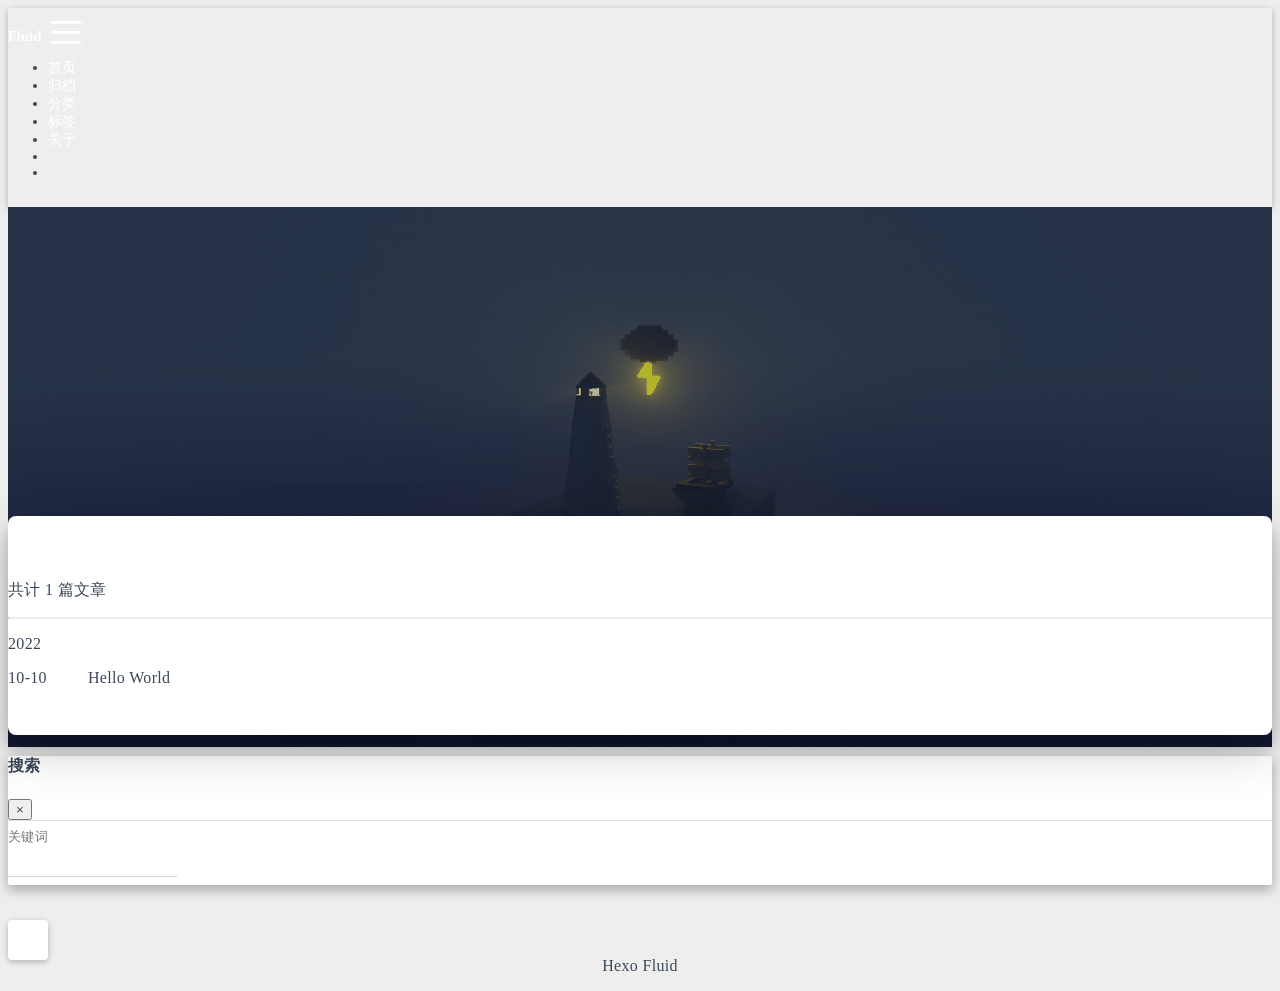
<file: archives/index.html>
<!DOCTYPE html>
<html lang="zh-CN" data-default-color-scheme=auto>



<head>
  <meta charset="UTF-8">
  <link rel="apple-touch-icon" sizes="76x76" href="/img/fluid.png">
  <link rel="icon" href="/img/fluid.png">
  <meta name="viewport" content="width=device-width, initial-scale=1.0, maximum-scale=5.0, shrink-to-fit=no">
  <meta http-equiv="x-ua-compatible" content="ie=edge">
  
  <meta name="theme-color" content="#2f4154">
  <meta name="author" content="Yuhai032">
  <meta name="keywords" content="">
  
    <meta property="og:type" content="website">
<meta property="og:title" content="归档">
<meta property="og:url" content="http://example.com/archives/index.html">
<meta property="og:site_name" content="Yuhai&#39;s Blog">
<meta property="og:locale" content="zh_CN">
<meta property="article:author" content="Yuhai032">
<meta name="twitter:card" content="summary_large_image">
  
  
  
  <title>归档 - Yuhai&#39;s Blog</title>

  <link  rel="stylesheet" href="https://lib.baomitu.com/twitter-bootstrap/4.6.1/css/bootstrap.min.css" />





<!-- 主题依赖的图标库，不要自行修改 -->
<!-- Do not modify the link that theme dependent icons -->

<link rel="stylesheet" href="//at.alicdn.com/t/font_1749284_hj8rtnfg7um.css">



<link rel="stylesheet" href="//at.alicdn.com/t/font_1736178_lbnruvf0jn.css">


<link  rel="stylesheet" href="/css/main.css" />


  <link id="highlight-css" rel="stylesheet" href="/css/highlight.css" />
  
    <link id="highlight-css-dark" rel="stylesheet" href="/css/highlight-dark.css" />
  




  <script id="fluid-configs">
    var Fluid = window.Fluid || {};
    Fluid.ctx = Object.assign({}, Fluid.ctx)
    var CONFIG = {"hostname":"example.com","root":"/","version":"1.9.3","typing":{"enable":true,"typeSpeed":70,"cursorChar":"_","loop":false,"scope":[]},"anchorjs":{"enable":true,"element":"h1,h2,h3,h4,h5,h6","placement":"left","visible":"hover","icon":""},"progressbar":{"enable":true,"height_px":3,"color":"#29d","options":{"showSpinner":false,"trickleSpeed":100}},"code_language":{"enable":true,"default":"TEXT"},"copy_btn":true,"image_caption":{"enable":true},"image_zoom":{"enable":true,"img_url_replace":["",""]},"toc":{"enable":true,"placement":"right","headingSelector":"h1,h2,h3,h4,h5,h6","collapseDepth":0},"lazyload":{"enable":true,"loading_img":"/img/loading.gif","onlypost":false,"offset_factor":2},"web_analytics":{"enable":false,"follow_dnt":true,"baidu":null,"google":null,"gtag":null,"tencent":{"sid":null,"cid":null},"woyaola":null,"cnzz":null,"leancloud":{"app_id":null,"app_key":null,"server_url":null,"path":"window.location.pathname","ignore_local":false}},"search_path":"/local-search.xml"};

    if (CONFIG.web_analytics.follow_dnt) {
      var dntVal = navigator.doNotTrack || window.doNotTrack || navigator.msDoNotTrack;
      Fluid.ctx.dnt = dntVal && (dntVal.startsWith('1') || dntVal.startsWith('yes') || dntVal.startsWith('on'));
    }
  </script>
  <script  src="/js/utils.js" ></script>
  <script  src="/js/color-schema.js" ></script>
  


  
<meta name="generator" content="Hexo 6.3.0"></head>


<body>
  

  <header>
    

<div class="header-inner" style="height: 60vh;">
  <nav id="navbar" class="navbar fixed-top  navbar-expand-lg navbar-dark scrolling-navbar">
  <div class="container">
    <a class="navbar-brand" href="/">
      <strong>Fluid</strong>
    </a>

    <button id="navbar-toggler-btn" class="navbar-toggler" type="button" data-toggle="collapse"
            data-target="#navbarSupportedContent"
            aria-controls="navbarSupportedContent" aria-expanded="false" aria-label="Toggle navigation">
      <div class="animated-icon"><span></span><span></span><span></span></div>
    </button>

    <!-- Collapsible content -->
    <div class="collapse navbar-collapse" id="navbarSupportedContent">
      <ul class="navbar-nav ml-auto text-center">
        
          
          
          
          
            <li class="nav-item">
              <a class="nav-link" href="/">
                <i class="iconfont icon-home-fill"></i>
                首页
              </a>
            </li>
          
        
          
          
          
          
            <li class="nav-item">
              <a class="nav-link" href="/archives/">
                <i class="iconfont icon-archive-fill"></i>
                归档
              </a>
            </li>
          
        
          
          
          
          
            <li class="nav-item">
              <a class="nav-link" href="/categories/">
                <i class="iconfont icon-category-fill"></i>
                分类
              </a>
            </li>
          
        
          
          
          
          
            <li class="nav-item">
              <a class="nav-link" href="/tags/">
                <i class="iconfont icon-tags-fill"></i>
                标签
              </a>
            </li>
          
        
          
          
          
          
            <li class="nav-item">
              <a class="nav-link" href="/about/">
                <i class="iconfont icon-user-fill"></i>
                关于
              </a>
            </li>
          
        
        
          <li class="nav-item" id="search-btn">
            <a class="nav-link" target="_self" href="javascript:;" data-toggle="modal" data-target="#modalSearch" aria-label="Search">
              &nbsp;<i class="iconfont icon-search"></i>&nbsp;
            </a>
          </li>
          
        
        
          <li class="nav-item" id="color-toggle-btn">
            <a class="nav-link" target="_self" href="javascript:;" aria-label="Color Toggle">&nbsp;<i
                class="iconfont icon-dark" id="color-toggle-icon"></i>&nbsp;</a>
          </li>
        
      </ul>
    </div>
  </div>
</nav>

  

<div id="banner" class="banner" parallax=true
     style="background: url('/img/default.png') no-repeat center center; background-size: cover;">
  <div class="full-bg-img">
    <div class="mask flex-center" style="background-color: rgba(0, 0, 0, 0.3)">
      <div class="banner-text text-center fade-in-up">
        <div class="h2">
          
            <span id="subtitle" data-typed-text="归档"></span>
          
        </div>

        
      </div>

      
    </div>
  </div>
</div>

</div>

  </header>

  <main>
    
      <div class="container nopadding-x-md">
        <div id="board"
          >
          
          <div class="container">
            <div class="row">
              <div class="col-12 col-md-10 m-auto">
                

<div class="list-group">
  <p class="h4">共计 1 篇文章</p>
  <hr>
  
  
    
      
      <p class="h5">2022</p>
    
    <a href="/2022/10/10/hello-world/" class="list-group-item list-group-item-action">
      <time>10-10</time>
      <div class="list-group-item-title">Hello World</div>
    </a>
  
</div>





              </div>
            </div>
          </div>
        </div>
      </div>
    

    
      <a id="scroll-top-button" aria-label="TOP" href="#" role="button">
        <i class="iconfont icon-arrowup" aria-hidden="true"></i>
      </a>
    

    
      <div class="modal fade" id="modalSearch" tabindex="-1" role="dialog" aria-labelledby="ModalLabel"
     aria-hidden="true">
  <div class="modal-dialog modal-dialog-scrollable modal-lg" role="document">
    <div class="modal-content">
      <div class="modal-header text-center">
        <h4 class="modal-title w-100 font-weight-bold">搜索</h4>
        <button type="button" id="local-search-close" class="close" data-dismiss="modal" aria-label="Close">
          <span aria-hidden="true">&times;</span>
        </button>
      </div>
      <div class="modal-body mx-3">
        <div class="md-form mb-5">
          <input type="text" id="local-search-input" class="form-control validate">
          <label data-error="x" data-success="v" for="local-search-input">关键词</label>
        </div>
        <div class="list-group" id="local-search-result"></div>
      </div>
    </div>
  </div>
</div>

    

    
  </main>

  <footer>
    <div class="footer-inner">
  
    <div class="footer-content">
       <a href="https://hexo.io" target="_blank" rel="nofollow noopener"><span>Hexo</span></a> <i class="iconfont icon-love"></i> <a href="https://github.com/fluid-dev/hexo-theme-fluid" target="_blank" rel="nofollow noopener"><span>Fluid</span></a> 
    </div>
  
  
  
  
</div>

  </footer>

  <!-- Scripts -->
  
  <script  src="https://lib.baomitu.com/nprogress/0.2.0/nprogress.min.js" ></script>
  <link  rel="stylesheet" href="https://lib.baomitu.com/nprogress/0.2.0/nprogress.min.css" />

  <script>
    NProgress.configure({"showSpinner":false,"trickleSpeed":100})
    NProgress.start()
    window.addEventListener('load', function() {
      NProgress.done();
    })
  </script>


<script  src="https://lib.baomitu.com/jquery/3.6.0/jquery.min.js" ></script>
<script  src="https://lib.baomitu.com/twitter-bootstrap/4.6.1/js/bootstrap.min.js" ></script>
<script  src="/js/events.js" ></script>
<script  src="/js/plugins.js" ></script>


  <script  src="https://lib.baomitu.com/typed.js/2.0.12/typed.min.js" ></script>
  <script>
    (function (window, document) {
      var typing = Fluid.plugins.typing;
      var subtitle = document.getElementById('subtitle');
      if (!subtitle || !typing) {
        return;
      }
      var text = subtitle.getAttribute('data-typed-text');
      
        typing(text);
      
    })(window, document);
  </script>




  
    <script  src="/js/img-lazyload.js" ></script>
  




  <script  src="/js/local-search.js" ></script>





<!-- 主题的启动项，将它保持在最底部 -->
<!-- the boot of the theme, keep it at the bottom -->
<script  src="/js/boot.js" ></script>


  

  <noscript>
    <div class="noscript-warning">博客在允许 JavaScript 运行的环境下浏览效果更佳</div>
  </noscript>
</body>
</html>
</file>
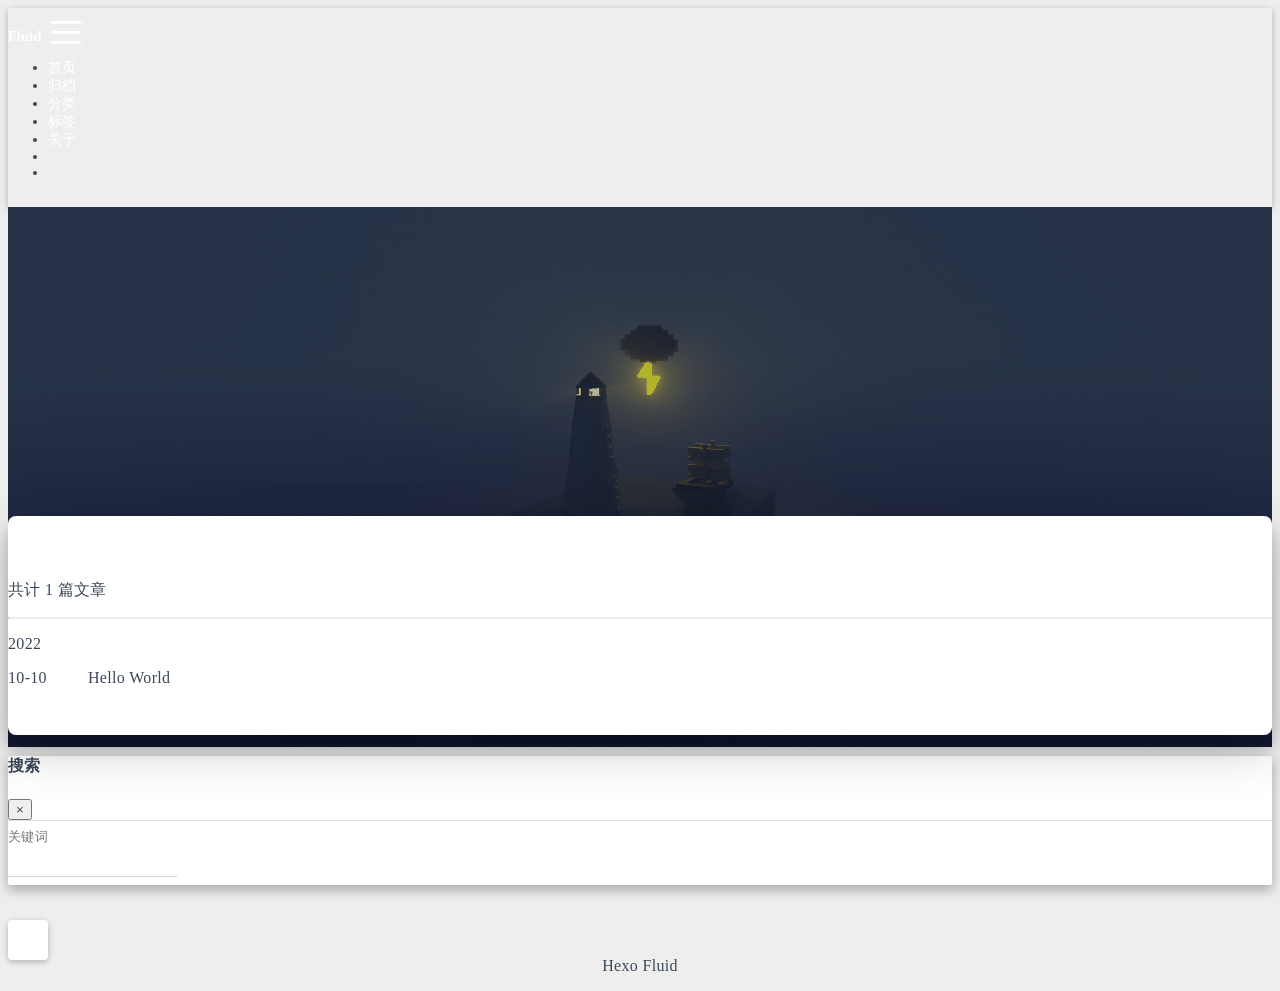
<file: archives/2022/index.html>
<!DOCTYPE html>
<html lang="zh-CN" data-default-color-scheme=auto>



<head>
  <meta charset="UTF-8">
  <link rel="apple-touch-icon" sizes="76x76" href="/img/fluid.png">
  <link rel="icon" href="/img/fluid.png">
  <meta name="viewport" content="width=device-width, initial-scale=1.0, maximum-scale=5.0, shrink-to-fit=no">
  <meta http-equiv="x-ua-compatible" content="ie=edge">
  
  <meta name="theme-color" content="#2f4154">
  <meta name="author" content="Yuhai032">
  <meta name="keywords" content="">
  
    <meta property="og:type" content="website">
<meta property="og:title" content="归档">
<meta property="og:url" content="http://example.com/archives/2022/index.html">
<meta property="og:site_name" content="Yuhai&#39;s Blog">
<meta property="og:locale" content="zh_CN">
<meta property="article:author" content="Yuhai032">
<meta name="twitter:card" content="summary_large_image">
  
  
  
  <title>归档 - Yuhai&#39;s Blog</title>

  <link  rel="stylesheet" href="https://lib.baomitu.com/twitter-bootstrap/4.6.1/css/bootstrap.min.css" />





<!-- 主题依赖的图标库，不要自行修改 -->
<!-- Do not modify the link that theme dependent icons -->

<link rel="stylesheet" href="//at.alicdn.com/t/font_1749284_hj8rtnfg7um.css">



<link rel="stylesheet" href="//at.alicdn.com/t/font_1736178_lbnruvf0jn.css">


<link  rel="stylesheet" href="/css/main.css" />


  <link id="highlight-css" rel="stylesheet" href="/css/highlight.css" />
  
    <link id="highlight-css-dark" rel="stylesheet" href="/css/highlight-dark.css" />
  




  <script id="fluid-configs">
    var Fluid = window.Fluid || {};
    Fluid.ctx = Object.assign({}, Fluid.ctx)
    var CONFIG = {"hostname":"example.com","root":"/","version":"1.9.3","typing":{"enable":true,"typeSpeed":70,"cursorChar":"_","loop":false,"scope":[]},"anchorjs":{"enable":true,"element":"h1,h2,h3,h4,h5,h6","placement":"left","visible":"hover","icon":""},"progressbar":{"enable":true,"height_px":3,"color":"#29d","options":{"showSpinner":false,"trickleSpeed":100}},"code_language":{"enable":true,"default":"TEXT"},"copy_btn":true,"image_caption":{"enable":true},"image_zoom":{"enable":true,"img_url_replace":["",""]},"toc":{"enable":true,"placement":"right","headingSelector":"h1,h2,h3,h4,h5,h6","collapseDepth":0},"lazyload":{"enable":true,"loading_img":"/img/loading.gif","onlypost":false,"offset_factor":2},"web_analytics":{"enable":false,"follow_dnt":true,"baidu":null,"google":null,"gtag":null,"tencent":{"sid":null,"cid":null},"woyaola":null,"cnzz":null,"leancloud":{"app_id":null,"app_key":null,"server_url":null,"path":"window.location.pathname","ignore_local":false}},"search_path":"/local-search.xml"};

    if (CONFIG.web_analytics.follow_dnt) {
      var dntVal = navigator.doNotTrack || window.doNotTrack || navigator.msDoNotTrack;
      Fluid.ctx.dnt = dntVal && (dntVal.startsWith('1') || dntVal.startsWith('yes') || dntVal.startsWith('on'));
    }
  </script>
  <script  src="/js/utils.js" ></script>
  <script  src="/js/color-schema.js" ></script>
  


  
<meta name="generator" content="Hexo 6.3.0"></head>


<body>
  

  <header>
    

<div class="header-inner" style="height: 60vh;">
  <nav id="navbar" class="navbar fixed-top  navbar-expand-lg navbar-dark scrolling-navbar">
  <div class="container">
    <a class="navbar-brand" href="/">
      <strong>Fluid</strong>
    </a>

    <button id="navbar-toggler-btn" class="navbar-toggler" type="button" data-toggle="collapse"
            data-target="#navbarSupportedContent"
            aria-controls="navbarSupportedContent" aria-expanded="false" aria-label="Toggle navigation">
      <div class="animated-icon"><span></span><span></span><span></span></div>
    </button>

    <!-- Collapsible content -->
    <div class="collapse navbar-collapse" id="navbarSupportedContent">
      <ul class="navbar-nav ml-auto text-center">
        
          
          
          
          
            <li class="nav-item">
              <a class="nav-link" href="/">
                <i class="iconfont icon-home-fill"></i>
                首页
              </a>
            </li>
          
        
          
          
          
          
            <li class="nav-item">
              <a class="nav-link" href="/archives/">
                <i class="iconfont icon-archive-fill"></i>
                归档
              </a>
            </li>
          
        
          
          
          
          
            <li class="nav-item">
              <a class="nav-link" href="/categories/">
                <i class="iconfont icon-category-fill"></i>
                分类
              </a>
            </li>
          
        
          
          
          
          
            <li class="nav-item">
              <a class="nav-link" href="/tags/">
                <i class="iconfont icon-tags-fill"></i>
                标签
              </a>
            </li>
          
        
          
          
          
          
            <li class="nav-item">
              <a class="nav-link" href="/about/">
                <i class="iconfont icon-user-fill"></i>
                关于
              </a>
            </li>
          
        
        
          <li class="nav-item" id="search-btn">
            <a class="nav-link" target="_self" href="javascript:;" data-toggle="modal" data-target="#modalSearch" aria-label="Search">
              &nbsp;<i class="iconfont icon-search"></i>&nbsp;
            </a>
          </li>
          
        
        
          <li class="nav-item" id="color-toggle-btn">
            <a class="nav-link" target="_self" href="javascript:;" aria-label="Color Toggle">&nbsp;<i
                class="iconfont icon-dark" id="color-toggle-icon"></i>&nbsp;</a>
          </li>
        
      </ul>
    </div>
  </div>
</nav>

  

<div id="banner" class="banner" parallax=true
     style="background: url('/img/default.png') no-repeat center center; background-size: cover;">
  <div class="full-bg-img">
    <div class="mask flex-center" style="background-color: rgba(0, 0, 0, 0.3)">
      <div class="banner-text text-center fade-in-up">
        <div class="h2">
          
            <span id="subtitle" data-typed-text="归档"></span>
          
        </div>

        
      </div>

      
    </div>
  </div>
</div>

</div>

  </header>

  <main>
    
      <div class="container nopadding-x-md">
        <div id="board"
          >
          
          <div class="container">
            <div class="row">
              <div class="col-12 col-md-10 m-auto">
                

<div class="list-group">
  <p class="h4">共计 1 篇文章</p>
  <hr>
  
  
    
      
      <p class="h5">2022</p>
    
    <a href="/2022/10/10/hello-world/" class="list-group-item list-group-item-action">
      <time>10-10</time>
      <div class="list-group-item-title">Hello World</div>
    </a>
  
</div>





              </div>
            </div>
          </div>
        </div>
      </div>
    

    
      <a id="scroll-top-button" aria-label="TOP" href="#" role="button">
        <i class="iconfont icon-arrowup" aria-hidden="true"></i>
      </a>
    

    
      <div class="modal fade" id="modalSearch" tabindex="-1" role="dialog" aria-labelledby="ModalLabel"
     aria-hidden="true">
  <div class="modal-dialog modal-dialog-scrollable modal-lg" role="document">
    <div class="modal-content">
      <div class="modal-header text-center">
        <h4 class="modal-title w-100 font-weight-bold">搜索</h4>
        <button type="button" id="local-search-close" class="close" data-dismiss="modal" aria-label="Close">
          <span aria-hidden="true">&times;</span>
        </button>
      </div>
      <div class="modal-body mx-3">
        <div class="md-form mb-5">
          <input type="text" id="local-search-input" class="form-control validate">
          <label data-error="x" data-success="v" for="local-search-input">关键词</label>
        </div>
        <div class="list-group" id="local-search-result"></div>
      </div>
    </div>
  </div>
</div>

    

    
  </main>

  <footer>
    <div class="footer-inner">
  
    <div class="footer-content">
       <a href="https://hexo.io" target="_blank" rel="nofollow noopener"><span>Hexo</span></a> <i class="iconfont icon-love"></i> <a href="https://github.com/fluid-dev/hexo-theme-fluid" target="_blank" rel="nofollow noopener"><span>Fluid</span></a> 
    </div>
  
  
  
  
</div>

  </footer>

  <!-- Scripts -->
  
  <script  src="https://lib.baomitu.com/nprogress/0.2.0/nprogress.min.js" ></script>
  <link  rel="stylesheet" href="https://lib.baomitu.com/nprogress/0.2.0/nprogress.min.css" />

  <script>
    NProgress.configure({"showSpinner":false,"trickleSpeed":100})
    NProgress.start()
    window.addEventListener('load', function() {
      NProgress.done();
    })
  </script>


<script  src="https://lib.baomitu.com/jquery/3.6.0/jquery.min.js" ></script>
<script  src="https://lib.baomitu.com/twitter-bootstrap/4.6.1/js/bootstrap.min.js" ></script>
<script  src="/js/events.js" ></script>
<script  src="/js/plugins.js" ></script>


  <script  src="https://lib.baomitu.com/typed.js/2.0.12/typed.min.js" ></script>
  <script>
    (function (window, document) {
      var typing = Fluid.plugins.typing;
      var subtitle = document.getElementById('subtitle');
      if (!subtitle || !typing) {
        return;
      }
      var text = subtitle.getAttribute('data-typed-text');
      
        typing(text);
      
    })(window, document);
  </script>




  
    <script  src="/js/img-lazyload.js" ></script>
  




  <script  src="/js/local-search.js" ></script>





<!-- 主题的启动项，将它保持在最底部 -->
<!-- the boot of the theme, keep it at the bottom -->
<script  src="/js/boot.js" ></script>


  

  <noscript>
    <div class="noscript-warning">博客在允许 JavaScript 运行的环境下浏览效果更佳</div>
  </noscript>
</body>
</html>
</file>
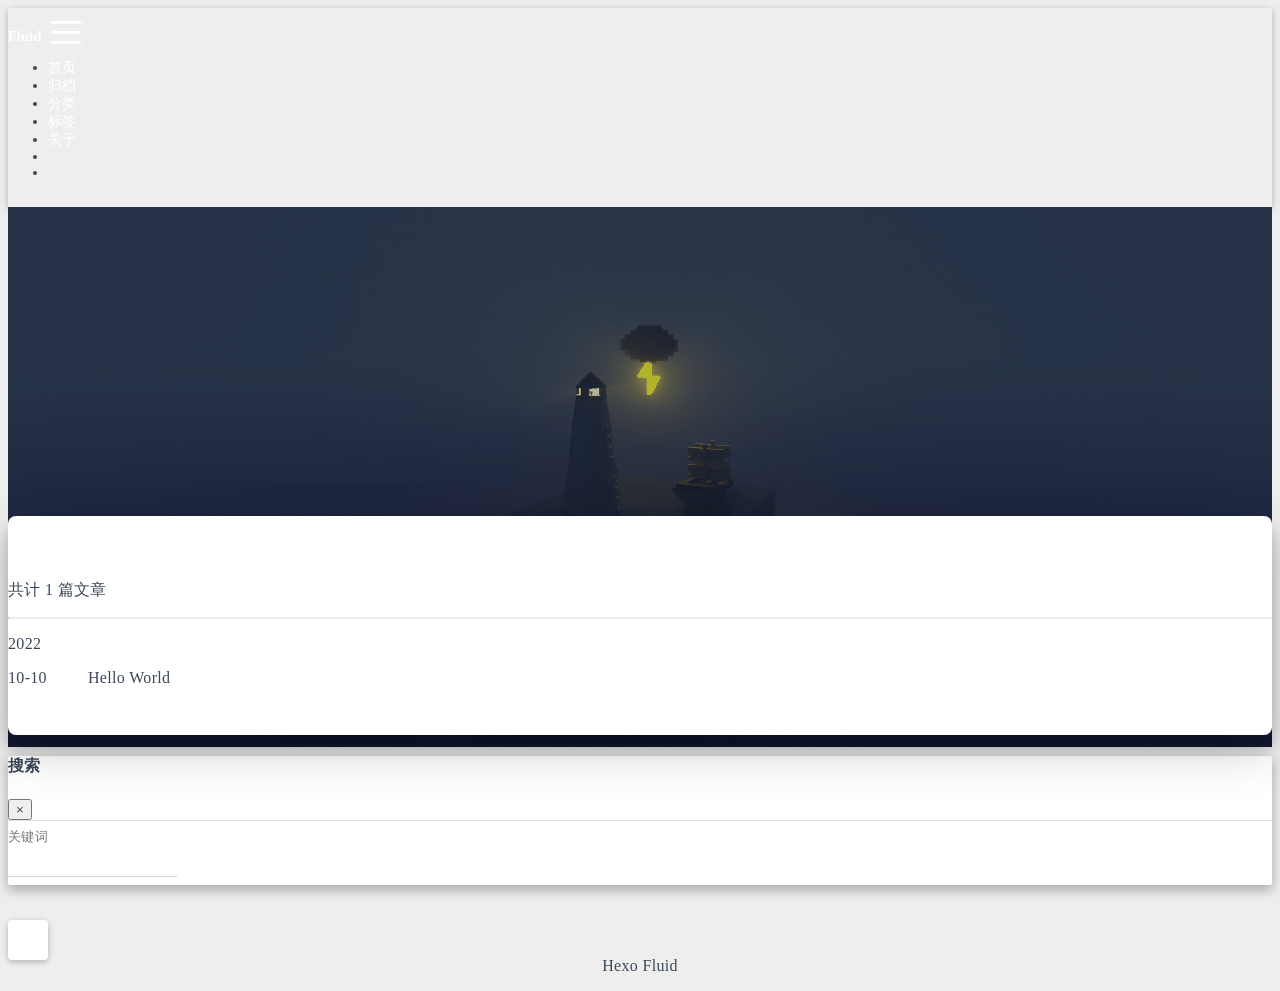
<file: archives/2022/10/index.html>
<!DOCTYPE html>
<html lang="zh-CN" data-default-color-scheme=auto>



<head>
  <meta charset="UTF-8">
  <link rel="apple-touch-icon" sizes="76x76" href="/img/fluid.png">
  <link rel="icon" href="/img/fluid.png">
  <meta name="viewport" content="width=device-width, initial-scale=1.0, maximum-scale=5.0, shrink-to-fit=no">
  <meta http-equiv="x-ua-compatible" content="ie=edge">
  
  <meta name="theme-color" content="#2f4154">
  <meta name="author" content="Yuhai032">
  <meta name="keywords" content="">
  
    <meta property="og:type" content="website">
<meta property="og:title" content="归档">
<meta property="og:url" content="http://example.com/archives/2022/10/index.html">
<meta property="og:site_name" content="Yuhai&#39;s Blog">
<meta property="og:locale" content="zh_CN">
<meta property="article:author" content="Yuhai032">
<meta name="twitter:card" content="summary_large_image">
  
  
  
  <title>归档 - Yuhai&#39;s Blog</title>

  <link  rel="stylesheet" href="https://lib.baomitu.com/twitter-bootstrap/4.6.1/css/bootstrap.min.css" />





<!-- 主题依赖的图标库，不要自行修改 -->
<!-- Do not modify the link that theme dependent icons -->

<link rel="stylesheet" href="//at.alicdn.com/t/font_1749284_hj8rtnfg7um.css">



<link rel="stylesheet" href="//at.alicdn.com/t/font_1736178_lbnruvf0jn.css">


<link  rel="stylesheet" href="/css/main.css" />


  <link id="highlight-css" rel="stylesheet" href="/css/highlight.css" />
  
    <link id="highlight-css-dark" rel="stylesheet" href="/css/highlight-dark.css" />
  




  <script id="fluid-configs">
    var Fluid = window.Fluid || {};
    Fluid.ctx = Object.assign({}, Fluid.ctx)
    var CONFIG = {"hostname":"example.com","root":"/","version":"1.9.3","typing":{"enable":true,"typeSpeed":70,"cursorChar":"_","loop":false,"scope":[]},"anchorjs":{"enable":true,"element":"h1,h2,h3,h4,h5,h6","placement":"left","visible":"hover","icon":""},"progressbar":{"enable":true,"height_px":3,"color":"#29d","options":{"showSpinner":false,"trickleSpeed":100}},"code_language":{"enable":true,"default":"TEXT"},"copy_btn":true,"image_caption":{"enable":true},"image_zoom":{"enable":true,"img_url_replace":["",""]},"toc":{"enable":true,"placement":"right","headingSelector":"h1,h2,h3,h4,h5,h6","collapseDepth":0},"lazyload":{"enable":true,"loading_img":"/img/loading.gif","onlypost":false,"offset_factor":2},"web_analytics":{"enable":false,"follow_dnt":true,"baidu":null,"google":null,"gtag":null,"tencent":{"sid":null,"cid":null},"woyaola":null,"cnzz":null,"leancloud":{"app_id":null,"app_key":null,"server_url":null,"path":"window.location.pathname","ignore_local":false}},"search_path":"/local-search.xml"};

    if (CONFIG.web_analytics.follow_dnt) {
      var dntVal = navigator.doNotTrack || window.doNotTrack || navigator.msDoNotTrack;
      Fluid.ctx.dnt = dntVal && (dntVal.startsWith('1') || dntVal.startsWith('yes') || dntVal.startsWith('on'));
    }
  </script>
  <script  src="/js/utils.js" ></script>
  <script  src="/js/color-schema.js" ></script>
  


  
<meta name="generator" content="Hexo 6.3.0"></head>


<body>
  

  <header>
    

<div class="header-inner" style="height: 60vh;">
  <nav id="navbar" class="navbar fixed-top  navbar-expand-lg navbar-dark scrolling-navbar">
  <div class="container">
    <a class="navbar-brand" href="/">
      <strong>Fluid</strong>
    </a>

    <button id="navbar-toggler-btn" class="navbar-toggler" type="button" data-toggle="collapse"
            data-target="#navbarSupportedContent"
            aria-controls="navbarSupportedContent" aria-expanded="false" aria-label="Toggle navigation">
      <div class="animated-icon"><span></span><span></span><span></span></div>
    </button>

    <!-- Collapsible content -->
    <div class="collapse navbar-collapse" id="navbarSupportedContent">
      <ul class="navbar-nav ml-auto text-center">
        
          
          
          
          
            <li class="nav-item">
              <a class="nav-link" href="/">
                <i class="iconfont icon-home-fill"></i>
                首页
              </a>
            </li>
          
        
          
          
          
          
            <li class="nav-item">
              <a class="nav-link" href="/archives/">
                <i class="iconfont icon-archive-fill"></i>
                归档
              </a>
            </li>
          
        
          
          
          
          
            <li class="nav-item">
              <a class="nav-link" href="/categories/">
                <i class="iconfont icon-category-fill"></i>
                分类
              </a>
            </li>
          
        
          
          
          
          
            <li class="nav-item">
              <a class="nav-link" href="/tags/">
                <i class="iconfont icon-tags-fill"></i>
                标签
              </a>
            </li>
          
        
          
          
          
          
            <li class="nav-item">
              <a class="nav-link" href="/about/">
                <i class="iconfont icon-user-fill"></i>
                关于
              </a>
            </li>
          
        
        
          <li class="nav-item" id="search-btn">
            <a class="nav-link" target="_self" href="javascript:;" data-toggle="modal" data-target="#modalSearch" aria-label="Search">
              &nbsp;<i class="iconfont icon-search"></i>&nbsp;
            </a>
          </li>
          
        
        
          <li class="nav-item" id="color-toggle-btn">
            <a class="nav-link" target="_self" href="javascript:;" aria-label="Color Toggle">&nbsp;<i
                class="iconfont icon-dark" id="color-toggle-icon"></i>&nbsp;</a>
          </li>
        
      </ul>
    </div>
  </div>
</nav>

  

<div id="banner" class="banner" parallax=true
     style="background: url('/img/default.png') no-repeat center center; background-size: cover;">
  <div class="full-bg-img">
    <div class="mask flex-center" style="background-color: rgba(0, 0, 0, 0.3)">
      <div class="banner-text text-center fade-in-up">
        <div class="h2">
          
            <span id="subtitle" data-typed-text="归档"></span>
          
        </div>

        
      </div>

      
    </div>
  </div>
</div>

</div>

  </header>

  <main>
    
      <div class="container nopadding-x-md">
        <div id="board"
          >
          
          <div class="container">
            <div class="row">
              <div class="col-12 col-md-10 m-auto">
                

<div class="list-group">
  <p class="h4">共计 1 篇文章</p>
  <hr>
  
  
    
      
      <p class="h5">2022</p>
    
    <a href="/2022/10/10/hello-world/" class="list-group-item list-group-item-action">
      <time>10-10</time>
      <div class="list-group-item-title">Hello World</div>
    </a>
  
</div>





              </div>
            </div>
          </div>
        </div>
      </div>
    

    
      <a id="scroll-top-button" aria-label="TOP" href="#" role="button">
        <i class="iconfont icon-arrowup" aria-hidden="true"></i>
      </a>
    

    
      <div class="modal fade" id="modalSearch" tabindex="-1" role="dialog" aria-labelledby="ModalLabel"
     aria-hidden="true">
  <div class="modal-dialog modal-dialog-scrollable modal-lg" role="document">
    <div class="modal-content">
      <div class="modal-header text-center">
        <h4 class="modal-title w-100 font-weight-bold">搜索</h4>
        <button type="button" id="local-search-close" class="close" data-dismiss="modal" aria-label="Close">
          <span aria-hidden="true">&times;</span>
        </button>
      </div>
      <div class="modal-body mx-3">
        <div class="md-form mb-5">
          <input type="text" id="local-search-input" class="form-control validate">
          <label data-error="x" data-success="v" for="local-search-input">关键词</label>
        </div>
        <div class="list-group" id="local-search-result"></div>
      </div>
    </div>
  </div>
</div>

    

    
  </main>

  <footer>
    <div class="footer-inner">
  
    <div class="footer-content">
       <a href="https://hexo.io" target="_blank" rel="nofollow noopener"><span>Hexo</span></a> <i class="iconfont icon-love"></i> <a href="https://github.com/fluid-dev/hexo-theme-fluid" target="_blank" rel="nofollow noopener"><span>Fluid</span></a> 
    </div>
  
  
  
  
</div>

  </footer>

  <!-- Scripts -->
  
  <script  src="https://lib.baomitu.com/nprogress/0.2.0/nprogress.min.js" ></script>
  <link  rel="stylesheet" href="https://lib.baomitu.com/nprogress/0.2.0/nprogress.min.css" />

  <script>
    NProgress.configure({"showSpinner":false,"trickleSpeed":100})
    NProgress.start()
    window.addEventListener('load', function() {
      NProgress.done();
    })
  </script>


<script  src="https://lib.baomitu.com/jquery/3.6.0/jquery.min.js" ></script>
<script  src="https://lib.baomitu.com/twitter-bootstrap/4.6.1/js/bootstrap.min.js" ></script>
<script  src="/js/events.js" ></script>
<script  src="/js/plugins.js" ></script>


  <script  src="https://lib.baomitu.com/typed.js/2.0.12/typed.min.js" ></script>
  <script>
    (function (window, document) {
      var typing = Fluid.plugins.typing;
      var subtitle = document.getElementById('subtitle');
      if (!subtitle || !typing) {
        return;
      }
      var text = subtitle.getAttribute('data-typed-text');
      
        typing(text);
      
    })(window, document);
  </script>




  
    <script  src="/js/img-lazyload.js" ></script>
  




  <script  src="/js/local-search.js" ></script>





<!-- 主题的启动项，将它保持在最底部 -->
<!-- the boot of the theme, keep it at the bottom -->
<script  src="/js/boot.js" ></script>


  

  <noscript>
    <div class="noscript-warning">博客在允许 JavaScript 运行的环境下浏览效果更佳</div>
  </noscript>
</body>
</html>
</file>
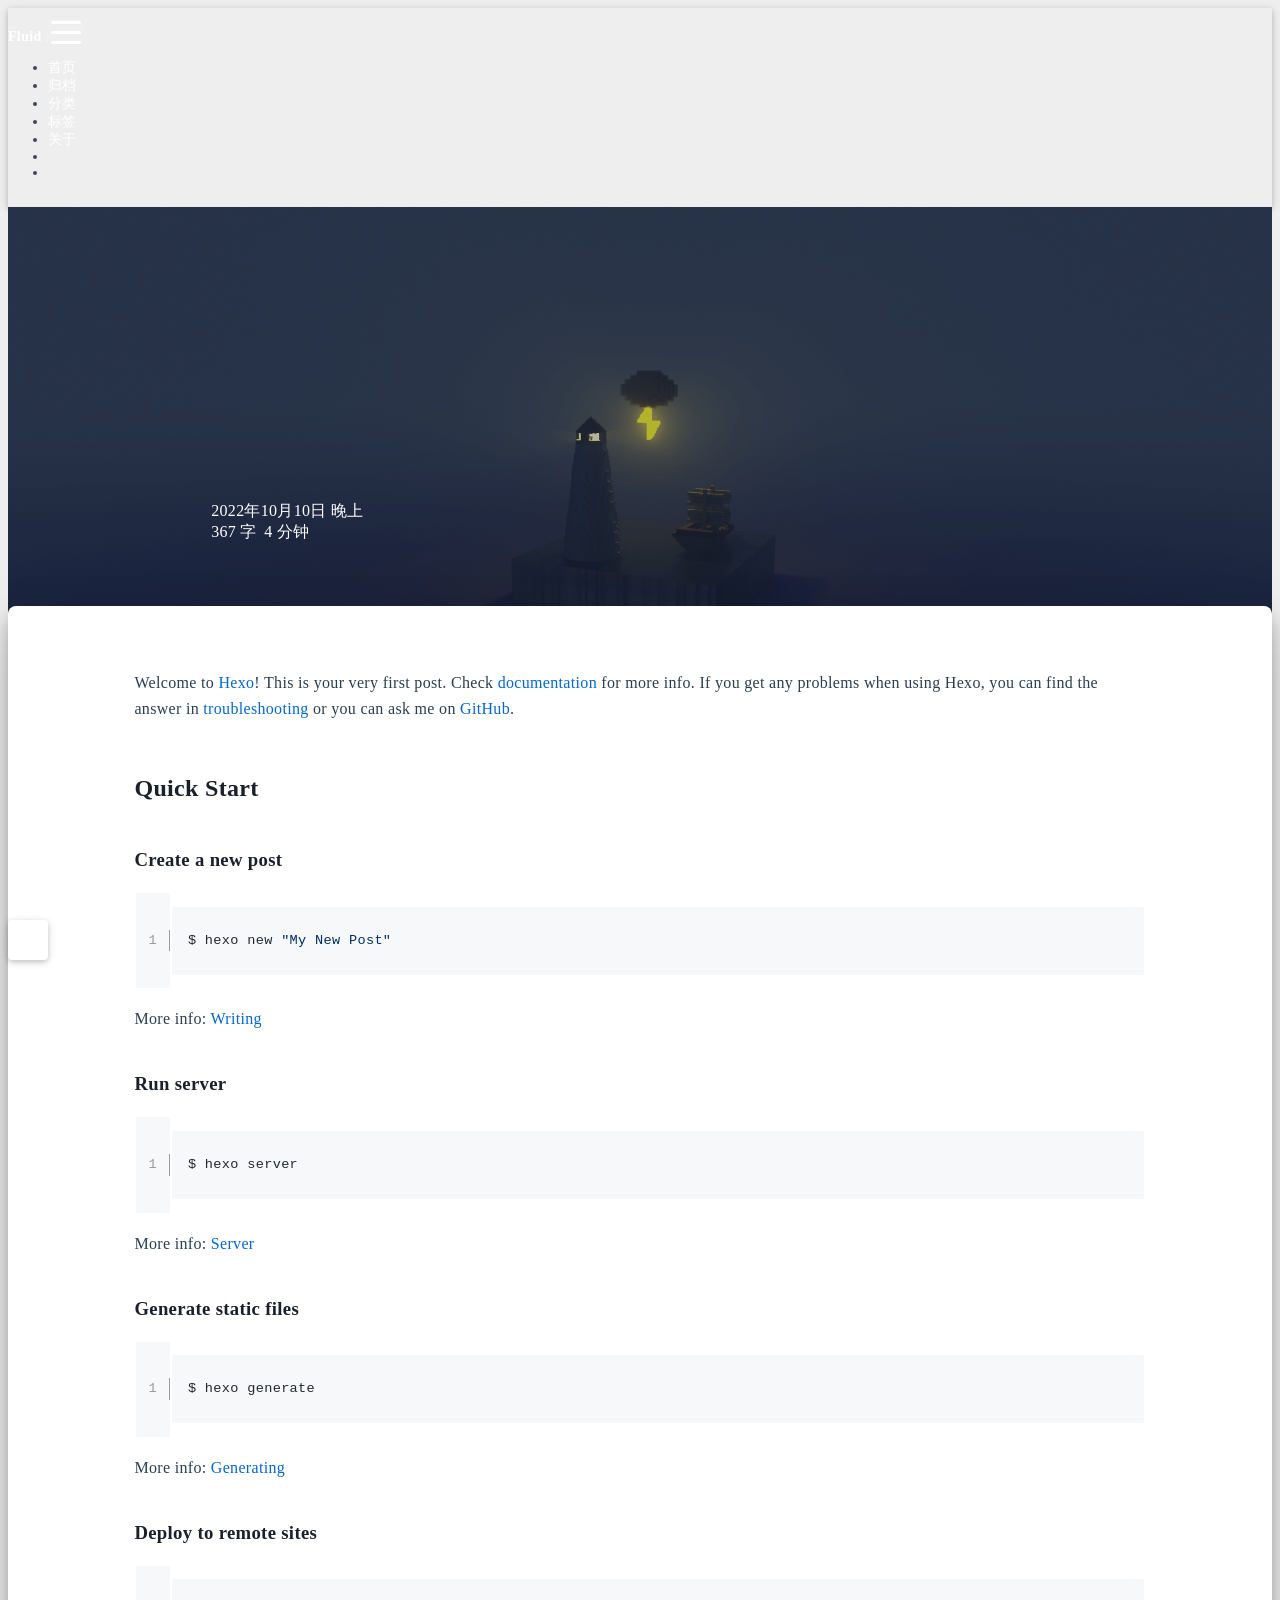
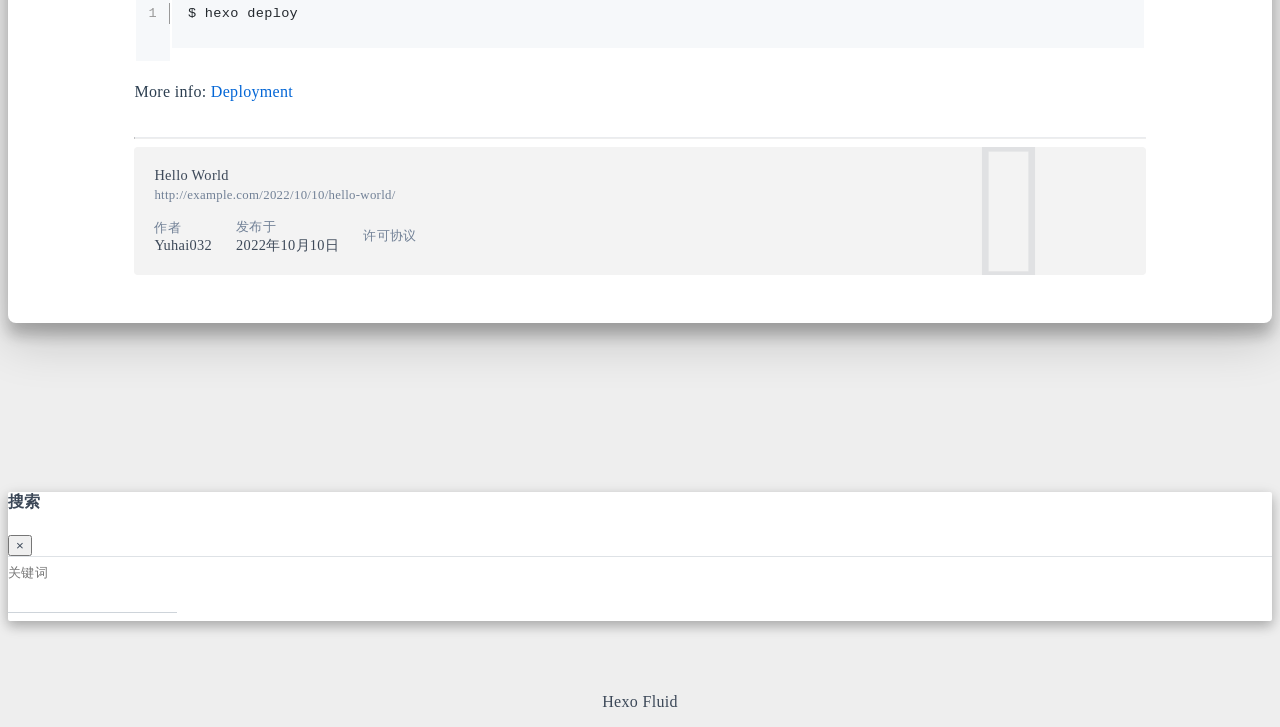
<file: 2022/10/10/hello-world/index.html>
<!DOCTYPE html>
<html lang="zh-CN" data-default-color-scheme=auto>



<head>
  <meta charset="UTF-8">
  <link rel="apple-touch-icon" sizes="76x76" href="/img/fluid.png">
  <link rel="icon" href="/img/fluid.png">
  <meta name="viewport" content="width=device-width, initial-scale=1.0, maximum-scale=5.0, shrink-to-fit=no">
  <meta http-equiv="x-ua-compatible" content="ie=edge">
  
  <meta name="theme-color" content="#2f4154">
  <meta name="author" content="Yuhai032">
  <meta name="keywords" content="">
  
    <meta name="description" content="Welcome to Hexo! This is your very first post. Check documentation for more info. If you get any problems when using Hexo, you can find the answer in troubleshooting or you can ask me on GitHub. Quick">
<meta property="og:type" content="article">
<meta property="og:title" content="Hello World">
<meta property="og:url" content="http://example.com/2022/10/10/hello-world/index.html">
<meta property="og:site_name" content="Yuhai&#39;s Blog">
<meta property="og:description" content="Welcome to Hexo! This is your very first post. Check documentation for more info. If you get any problems when using Hexo, you can find the answer in troubleshooting or you can ask me on GitHub. Quick">
<meta property="og:locale" content="zh_CN">
<meta property="article:published_time" content="2022-10-10T12:52:44.491Z">
<meta property="article:modified_time" content="2022-10-10T12:52:44.491Z">
<meta property="article:author" content="Yuhai032">
<meta name="twitter:card" content="summary_large_image">
  
  
  
  <title>Hello World - Yuhai&#39;s Blog</title>

  <link  rel="stylesheet" href="https://lib.baomitu.com/twitter-bootstrap/4.6.1/css/bootstrap.min.css" />



  <link  rel="stylesheet" href="https://lib.baomitu.com/github-markdown-css/4.0.0/github-markdown.min.css" />

  <link  rel="stylesheet" href="https://lib.baomitu.com/hint.css/2.7.0/hint.min.css" />

  <link  rel="stylesheet" href="https://lib.baomitu.com/fancybox/3.5.7/jquery.fancybox.min.css" />



<!-- 主题依赖的图标库，不要自行修改 -->
<!-- Do not modify the link that theme dependent icons -->

<link rel="stylesheet" href="//at.alicdn.com/t/font_1749284_hj8rtnfg7um.css">



<link rel="stylesheet" href="//at.alicdn.com/t/font_1736178_lbnruvf0jn.css">


<link  rel="stylesheet" href="/css/main.css" />


  <link id="highlight-css" rel="stylesheet" href="/css/highlight.css" />
  
    <link id="highlight-css-dark" rel="stylesheet" href="/css/highlight-dark.css" />
  




  <script id="fluid-configs">
    var Fluid = window.Fluid || {};
    Fluid.ctx = Object.assign({}, Fluid.ctx)
    var CONFIG = {"hostname":"example.com","root":"/","version":"1.9.3","typing":{"enable":true,"typeSpeed":70,"cursorChar":"_","loop":false,"scope":[]},"anchorjs":{"enable":true,"element":"h1,h2,h3,h4,h5,h6","placement":"left","visible":"hover","icon":""},"progressbar":{"enable":true,"height_px":3,"color":"#29d","options":{"showSpinner":false,"trickleSpeed":100}},"code_language":{"enable":true,"default":"TEXT"},"copy_btn":true,"image_caption":{"enable":true},"image_zoom":{"enable":true,"img_url_replace":["",""]},"toc":{"enable":true,"placement":"right","headingSelector":"h1,h2,h3,h4,h5,h6","collapseDepth":0},"lazyload":{"enable":true,"loading_img":"/img/loading.gif","onlypost":false,"offset_factor":2},"web_analytics":{"enable":false,"follow_dnt":true,"baidu":null,"google":null,"gtag":null,"tencent":{"sid":null,"cid":null},"woyaola":null,"cnzz":null,"leancloud":{"app_id":null,"app_key":null,"server_url":null,"path":"window.location.pathname","ignore_local":false}},"search_path":"/local-search.xml"};

    if (CONFIG.web_analytics.follow_dnt) {
      var dntVal = navigator.doNotTrack || window.doNotTrack || navigator.msDoNotTrack;
      Fluid.ctx.dnt = dntVal && (dntVal.startsWith('1') || dntVal.startsWith('yes') || dntVal.startsWith('on'));
    }
  </script>
  <script  src="/js/utils.js" ></script>
  <script  src="/js/color-schema.js" ></script>
  


  
<meta name="generator" content="Hexo 6.3.0"></head>


<body>
  

  <header>
    

<div class="header-inner" style="height: 70vh;">
  <nav id="navbar" class="navbar fixed-top  navbar-expand-lg navbar-dark scrolling-navbar">
  <div class="container">
    <a class="navbar-brand" href="/">
      <strong>Fluid</strong>
    </a>

    <button id="navbar-toggler-btn" class="navbar-toggler" type="button" data-toggle="collapse"
            data-target="#navbarSupportedContent"
            aria-controls="navbarSupportedContent" aria-expanded="false" aria-label="Toggle navigation">
      <div class="animated-icon"><span></span><span></span><span></span></div>
    </button>

    <!-- Collapsible content -->
    <div class="collapse navbar-collapse" id="navbarSupportedContent">
      <ul class="navbar-nav ml-auto text-center">
        
          
          
          
          
            <li class="nav-item">
              <a class="nav-link" href="/">
                <i class="iconfont icon-home-fill"></i>
                首页
              </a>
            </li>
          
        
          
          
          
          
            <li class="nav-item">
              <a class="nav-link" href="/archives/">
                <i class="iconfont icon-archive-fill"></i>
                归档
              </a>
            </li>
          
        
          
          
          
          
            <li class="nav-item">
              <a class="nav-link" href="/categories/">
                <i class="iconfont icon-category-fill"></i>
                分类
              </a>
            </li>
          
        
          
          
          
          
            <li class="nav-item">
              <a class="nav-link" href="/tags/">
                <i class="iconfont icon-tags-fill"></i>
                标签
              </a>
            </li>
          
        
          
          
          
          
            <li class="nav-item">
              <a class="nav-link" href="/about/">
                <i class="iconfont icon-user-fill"></i>
                关于
              </a>
            </li>
          
        
        
          <li class="nav-item" id="search-btn">
            <a class="nav-link" target="_self" href="javascript:;" data-toggle="modal" data-target="#modalSearch" aria-label="Search">
              &nbsp;<i class="iconfont icon-search"></i>&nbsp;
            </a>
          </li>
          
        
        
          <li class="nav-item" id="color-toggle-btn">
            <a class="nav-link" target="_self" href="javascript:;" aria-label="Color Toggle">&nbsp;<i
                class="iconfont icon-dark" id="color-toggle-icon"></i>&nbsp;</a>
          </li>
        
      </ul>
    </div>
  </div>
</nav>

  

<div id="banner" class="banner" parallax=true
     style="background: url('/img/default.png') no-repeat center center; background-size: cover;">
  <div class="full-bg-img">
    <div class="mask flex-center" style="background-color: rgba(0, 0, 0, 0.3)">
      <div class="banner-text text-center fade-in-up">
        <div class="h2">
          
            <span id="subtitle" data-typed-text="Hello World"></span>
          
        </div>

        
          
  <div class="mt-3">
    
    
      <span class="post-meta">
        <i class="iconfont icon-date-fill" aria-hidden="true"></i>
        <time datetime="2022-10-10 20:52" pubdate>
          2022年10月10日 晚上
        </time>
      </span>
    
  </div>

  <div class="mt-1">
    
      <span class="post-meta mr-2">
        <i class="iconfont icon-chart"></i>
        
          367 字
        
      </span>
    

    
      <span class="post-meta mr-2">
        <i class="iconfont icon-clock-fill"></i>
        
        
        
          4 分钟
        
      </span>
    

    
    
  </div>


        
      </div>

      
    </div>
  </div>
</div>

</div>

  </header>

  <main>
    
      

<div class="container-fluid nopadding-x">
  <div class="row nomargin-x">
    <div class="side-col d-none d-lg-block col-lg-2">
      

    </div>

    <div class="col-lg-8 nopadding-x-md">
      <div class="container nopadding-x-md" id="board-ctn">
        <div id="board">
          <article class="post-content mx-auto">
            <!-- SEO header -->
            <h1 style="display: none">Hello World</h1>
            
            
              <div class="markdown-body">
                
                <p>Welcome to <a target="_blank" rel="noopener" href="https://hexo.io/">Hexo</a>! This is your very first post. Check <a target="_blank" rel="noopener" href="https://hexo.io/docs/">documentation</a> for more info. If you get any problems when using Hexo, you can find the answer in <a target="_blank" rel="noopener" href="https://hexo.io/docs/troubleshooting.html">troubleshooting</a> or you can ask me on <a target="_blank" rel="noopener" href="https://github.com/hexojs/hexo/issues">GitHub</a>.</p>
<h2 id="Quick-Start"><a href="#Quick-Start" class="headerlink" title="Quick Start"></a>Quick Start</h2><h3 id="Create-a-new-post"><a href="#Create-a-new-post" class="headerlink" title="Create a new post"></a>Create a new post</h3><figure class="highlight bash"><table><tr><td class="gutter"><pre><span class="line">1</span><br></pre></td><td class="code"><pre><code class="hljs bash">$ hexo new <span class="hljs-string">&quot;My New Post&quot;</span><br></code></pre></td></tr></table></figure>

<p>More info: <a target="_blank" rel="noopener" href="https://hexo.io/docs/writing.html">Writing</a></p>
<h3 id="Run-server"><a href="#Run-server" class="headerlink" title="Run server"></a>Run server</h3><figure class="highlight bash"><table><tr><td class="gutter"><pre><span class="line">1</span><br></pre></td><td class="code"><pre><code class="hljs bash">$ hexo server<br></code></pre></td></tr></table></figure>

<p>More info: <a target="_blank" rel="noopener" href="https://hexo.io/docs/server.html">Server</a></p>
<h3 id="Generate-static-files"><a href="#Generate-static-files" class="headerlink" title="Generate static files"></a>Generate static files</h3><figure class="highlight bash"><table><tr><td class="gutter"><pre><span class="line">1</span><br></pre></td><td class="code"><pre><code class="hljs bash">$ hexo generate<br></code></pre></td></tr></table></figure>

<p>More info: <a target="_blank" rel="noopener" href="https://hexo.io/docs/generating.html">Generating</a></p>
<h3 id="Deploy-to-remote-sites"><a href="#Deploy-to-remote-sites" class="headerlink" title="Deploy to remote sites"></a>Deploy to remote sites</h3><figure class="highlight bash"><table><tr><td class="gutter"><pre><span class="line">1</span><br></pre></td><td class="code"><pre><code class="hljs bash">$ hexo deploy<br></code></pre></td></tr></table></figure>

<p>More info: <a target="_blank" rel="noopener" href="https://hexo.io/docs/one-command-deployment.html">Deployment</a></p>

                
              </div>
            
            <hr/>
            <div>
              <div class="post-metas my-3">
  
  
</div>


              
  

  <div class="license-box my-3">
    <div class="license-title">
      <div>Hello World</div>
      <div>http://example.com/2022/10/10/hello-world/</div>
    </div>
    <div class="license-meta">
      
        <div class="license-meta-item">
          <div>作者</div>
          <div>Yuhai032</div>
        </div>
      
      
        <div class="license-meta-item license-meta-date">
          <div>发布于</div>
          <div>2022年10月10日</div>
        </div>
      
      
      
        <div class="license-meta-item">
          <div>许可协议</div>
          <div>
            
              
              
                <a target="_blank" href="https://creativecommons.org/licenses/by/4.0/">
                  <span class="hint--top hint--rounded" aria-label="BY - 署名">
                    <i class="iconfont icon-by"></i>
                  </span>
                </a>
              
            
          </div>
        </div>
      
    </div>
    <div class="license-icon iconfont"></div>
  </div>



              
                <div class="post-prevnext my-3">
                  <article class="post-prev col-6">
                    
                    
                  </article>
                  <article class="post-next col-6">
                    
                    
                  </article>
                </div>
              
            </div>

            
          </article>
        </div>
      </div>
    </div>

    <div class="side-col d-none d-lg-block col-lg-2">
      
  <aside class="sidebar" style="margin-left: -1rem">
    <div id="toc">
  <p class="toc-header"><i class="iconfont icon-list"></i>&nbsp;目录</p>
  <div class="toc-body" id="toc-body"></div>
</div>



  </aside>


    </div>
  </div>
</div>





  



  



  



  



  







    

    
      <a id="scroll-top-button" aria-label="TOP" href="#" role="button">
        <i class="iconfont icon-arrowup" aria-hidden="true"></i>
      </a>
    

    
      <div class="modal fade" id="modalSearch" tabindex="-1" role="dialog" aria-labelledby="ModalLabel"
     aria-hidden="true">
  <div class="modal-dialog modal-dialog-scrollable modal-lg" role="document">
    <div class="modal-content">
      <div class="modal-header text-center">
        <h4 class="modal-title w-100 font-weight-bold">搜索</h4>
        <button type="button" id="local-search-close" class="close" data-dismiss="modal" aria-label="Close">
          <span aria-hidden="true">&times;</span>
        </button>
      </div>
      <div class="modal-body mx-3">
        <div class="md-form mb-5">
          <input type="text" id="local-search-input" class="form-control validate">
          <label data-error="x" data-success="v" for="local-search-input">关键词</label>
        </div>
        <div class="list-group" id="local-search-result"></div>
      </div>
    </div>
  </div>
</div>

    

    
  </main>

  <footer>
    <div class="footer-inner">
  
    <div class="footer-content">
       <a href="https://hexo.io" target="_blank" rel="nofollow noopener"><span>Hexo</span></a> <i class="iconfont icon-love"></i> <a href="https://github.com/fluid-dev/hexo-theme-fluid" target="_blank" rel="nofollow noopener"><span>Fluid</span></a> 
    </div>
  
  
  
  
</div>

  </footer>

  <!-- Scripts -->
  
  <script  src="https://lib.baomitu.com/nprogress/0.2.0/nprogress.min.js" ></script>
  <link  rel="stylesheet" href="https://lib.baomitu.com/nprogress/0.2.0/nprogress.min.css" />

  <script>
    NProgress.configure({"showSpinner":false,"trickleSpeed":100})
    NProgress.start()
    window.addEventListener('load', function() {
      NProgress.done();
    })
  </script>


<script  src="https://lib.baomitu.com/jquery/3.6.0/jquery.min.js" ></script>
<script  src="https://lib.baomitu.com/twitter-bootstrap/4.6.1/js/bootstrap.min.js" ></script>
<script  src="/js/events.js" ></script>
<script  src="/js/plugins.js" ></script>


  <script  src="https://lib.baomitu.com/typed.js/2.0.12/typed.min.js" ></script>
  <script>
    (function (window, document) {
      var typing = Fluid.plugins.typing;
      var subtitle = document.getElementById('subtitle');
      if (!subtitle || !typing) {
        return;
      }
      var text = subtitle.getAttribute('data-typed-text');
      
        typing(text);
      
    })(window, document);
  </script>




  
    <script  src="/js/img-lazyload.js" ></script>
  




  
<script>
  Fluid.utils.createScript('https://lib.baomitu.com/tocbot/4.18.2/tocbot.min.js', function() {
    var toc = jQuery('#toc');
    if (toc.length === 0 || !window.tocbot) { return; }
    var boardCtn = jQuery('#board-ctn');
    var boardTop = boardCtn.offset().top;

    window.tocbot.init(Object.assign({
      tocSelector     : '#toc-body',
      contentSelector : '.markdown-body',
      linkClass       : 'tocbot-link',
      activeLinkClass : 'tocbot-active-link',
      listClass       : 'tocbot-list',
      isCollapsedClass: 'tocbot-is-collapsed',
      collapsibleClass: 'tocbot-is-collapsible',
      scrollSmooth    : true,
      includeTitleTags: true,
      headingsOffset  : -boardTop,
    }, CONFIG.toc));
    if (toc.find('.toc-list-item').length > 0) {
      toc.css('visibility', 'visible');
    }

    Fluid.events.registerRefreshCallback(function() {
      if ('tocbot' in window) {
        tocbot.refresh();
        var toc = jQuery('#toc');
        if (toc.length === 0 || !tocbot) {
          return;
        }
        if (toc.find('.toc-list-item').length > 0) {
          toc.css('visibility', 'visible');
        }
      }
    });
  });
</script>


  <script src=https://lib.baomitu.com/clipboard.js/2.0.11/clipboard.min.js></script>

  <script>Fluid.plugins.codeWidget();</script>


  
<script>
  Fluid.utils.createScript('https://lib.baomitu.com/anchor-js/4.3.1/anchor.min.js', function() {
    window.anchors.options = {
      placement: CONFIG.anchorjs.placement,
      visible  : CONFIG.anchorjs.visible
    };
    if (CONFIG.anchorjs.icon) {
      window.anchors.options.icon = CONFIG.anchorjs.icon;
    }
    var el = (CONFIG.anchorjs.element || 'h1,h2,h3,h4,h5,h6').split(',');
    var res = [];
    for (var item of el) {
      res.push('.markdown-body > ' + item.trim());
    }
    if (CONFIG.anchorjs.placement === 'left') {
      window.anchors.options.class = 'anchorjs-link-left';
    }
    window.anchors.add(res.join(', '));

    Fluid.events.registerRefreshCallback(function() {
      if ('anchors' in window) {
        anchors.removeAll();
        var el = (CONFIG.anchorjs.element || 'h1,h2,h3,h4,h5,h6').split(',');
        var res = [];
        for (var item of el) {
          res.push('.markdown-body > ' + item.trim());
        }
        if (CONFIG.anchorjs.placement === 'left') {
          anchors.options.class = 'anchorjs-link-left';
        }
        anchors.add(res.join(', '));
      }
    });
  });
</script>


  
<script>
  Fluid.utils.createScript('https://lib.baomitu.com/fancybox/3.5.7/jquery.fancybox.min.js', function() {
    Fluid.plugins.fancyBox();
  });
</script>


  <script>Fluid.plugins.imageCaption();</script>

  <script  src="/js/local-search.js" ></script>





<!-- 主题的启动项，将它保持在最底部 -->
<!-- the boot of the theme, keep it at the bottom -->
<script  src="/js/boot.js" ></script>


  

  <noscript>
    <div class="noscript-warning">博客在允许 JavaScript 运行的环境下浏览效果更佳</div>
  </noscript>
</body>
</html>
</file>
<file: css/main.css>
.anchorjs-link {
  text-decoration: none !important;
  transition: opacity 0.2s ease-in-out;
}
.markdown-body h1:hover > .anchorjs-link,
h2:hover > .anchorjs-link,
h3:hover > .anchorjs-link,
h4:hover > .anchorjs-link,
h5:hover > .anchorjs-link,
h6:hover > .anchorjs-link {
  opacity: 1;
}
.banner {
  height: 100%;
  position: relative;
  overflow: hidden;
  cursor: default;
}
.banner .mask {
  position: absolute;
  width: 100%;
  height: 100%;
  background-color: rgba(0,0,0,0.3);
}
.banner[parallax="true"] {
  will-change: transform;
  -webkit-transform-style: preserve-3d;
  -webkit-backface-visibility: hidden;
  transition: transform 0.05s ease-out;
}
@media (max-width: 100vh) {
  .header-inner {
    max-height: 100vw;
  }
  #board {
    margin-top: -1rem !important;
  }
}
@media (max-width: 79.99vh) {
  .scroll-down-bar {
    display: none;
  }
}
#board {
  position: relative;
  margin-top: -2rem;
  padding: 3rem 0;
  background-color: var(--board-bg-color);
  transition: background-color 0.2s ease-in-out;
  border-radius: 0.5rem;
  z-index: 3;
  -webkit-box-shadow: 0 12px 15px 0 rgba(0,0,0,0.24), 0 17px 50px 0 rgba(0,0,0,0.19);
  box-shadow: 0 12px 15px 0 rgba(0,0,0,0.24), 0 17px 50px 0 rgba(0,0,0,0.19);
}
.code-widget {
  display: inline-block;
  background-color: transparent;
  font-size: 0.75rem;
  line-height: 1;
  font-weight: bold;
  padding: 0.3rem 0.1rem 0.1rem 0.1rem;
  position: absolute;
  right: 0.45rem;
  top: 0.15rem;
  z-index: 1;
}
.code-widget-light {
  color: #999;
}
.code-widget-dark {
  color: #bababa;
}
.copy-btn {
  cursor: pointer;
  user-select: none;
  -webkit-appearance: none;
  outline: none;
}
.copy-btn > i {
  font-size: 0.75rem !important;
  font-weight: 400;
  margin-right: 0.15rem;
  opacity: 0;
  transition: opacity 0.2s ease-in-out;
}
.markdown-body pre:hover > .copy-btn > i {
  opacity: 0.9;
}
.markdown-body pre:hover > .copy-btn,
.markdown-body pre:not(:hover) > .copy-btn {
  outline: none;
}
.license-box {
  background-color: rgba(27,31,35,0.05);
  transition: background-color 0.2s ease-in-out;
  border-radius: 4px;
  font-size: 0.9rem;
  overflow: hidden;
  padding: 1.25rem;
  position: relative;
  z-index: 1;
}
.license-box .license-icon {
  position: absolute;
  top: 50%;
  left: 100%;
}
.license-box .license-icon::after {
  content: "\e8e4";
  font-size: 12.5rem;
  line-height: 1;
  opacity: 0.1;
  position: relative;
  left: -0.85em;
  bottom: 0.5em;
  z-index: -1;
}
.license-box .license-title {
  margin-bottom: 1rem;
}
.license-box .license-title div:nth-child(1) {
  line-height: 1.2;
  margin-bottom: 0.25rem;
}
.license-box .license-title div:nth-child(2) {
  color: var(--sec-text-color);
  font-size: 0.8rem;
}
.license-box .license-meta {
  align-items: center;
  display: flex;
  flex-wrap: wrap;
  justify-content: flex-start;
}
.license-box .license-meta .license-meta-item {
  align-items: center;
  justify-content: center;
  margin-right: 1.5rem;
}
.license-box .license-meta .license-meta-item div:nth-child(1) {
  color: var(--sec-text-color);
  font-size: 0.8rem;
  font-weight: normal;
}
.license-box .license-meta .license-meta-item i.iconfont {
  font-size: 1rem;
}
@media (max-width: 575px) and (min-width: 425px) {
  .license-box .license-meta .license-meta-item {
    display: flex;
    justify-content: flex-start;
    flex-wrap: wrap;
    font-size: 0.8rem;
    flex: 0 0 50%;
    max-width: 50%;
    margin-right: 0;
  }
  .license-box .license-meta .license-meta-item div:nth-child(1) {
    margin-right: 0.5rem;
  }
  .license-box .license-meta .license-meta-date {
    order: -1;
  }
}
@media (max-width: 424px) {
  .license-box::after {
    top: -65px;
  }
  .license-box .license-meta {
    flex-direction: column;
    align-items: flex-start;
  }
  .license-box .license-meta .license-meta-item {
    display: flex;
    flex-wrap: wrap;
    font-size: 0.8rem;
  }
  .license-box .license-meta .license-meta-item div:nth-child(1) {
    margin-right: 0.5rem;
  }
}
.footer-inner {
  padding: 3rem 0 1rem 0;
  text-align: center;
}
.footer-inner > div:not(:first-child) {
  margin: 0.25rem 0;
  font-size: 0.85rem;
}
.footer-inner .statistics {
  display: flex;
  flex-direction: row;
  justify-content: center;
}
.footer-inner .statistics > span {
  flex: 1;
  margin: 0 0.25rem;
}
.footer-inner .statistics > *:nth-last-child(2):first-child {
  text-align: right;
}
.footer-inner .statistics > *:nth-last-child(2):first-child ~ * {
  text-align: left;
}
.footer-inner .beian {
  display: flex;
  flex-direction: row;
  justify-content: center;
}
.footer-inner .beian > * {
  margin: 0 0.25rem;
}
.footer-inner .beian-police {
  position: relative;
  overflow: hidden;
  display: inline-flex;
  align-items: center;
  justify-content: left;
}
.footer-inner .beian-police img {
  margin-right: 3px;
  width: 1rem;
  height: 1rem;
  margin-bottom: 0.1rem;
}
@media (max-width: 424px) {
  .footer-inner .statistics {
    flex-direction: column;
  }
  .footer-inner .statistics > *:nth-last-child(2):first-child {
    text-align: center;
  }
  .footer-inner .statistics > *:nth-last-child(2):first-child ~ * {
    text-align: center;
  }
  .footer-inner .beian {
    flex-direction: column;
  }
  .footer-inner .beian .beian-police {
    justify-content: center;
  }
  .footer-inner .beian > *:nth-last-child(2):first-child {
    text-align: center;
  }
  .footer-inner .beian > *:nth-last-child(2):first-child ~ * {
    text-align: center;
  }
}
sup > a::before,
.footnote-text::before {
  display: block;
  content: "";
  margin-top: -5rem;
  height: 5rem;
  width: 1px;
  visibility: hidden;
}
sup > a::before,
.footnote-text::before {
  display: inline-block;
}
.footnote-item::before {
  display: block;
  content: "";
  margin-top: -5rem;
  height: 5rem;
  width: 1px;
  visibility: hidden;
}
.footnote-list ol {
  list-style-type: none;
  counter-reset: sectioncounter;
  padding-left: 0.5rem;
  font-size: 0.95rem;
}
.footnote-list ol li:before {
  font-family: "Helvetica Neue", monospace, "Monaco";
  content: "[" counter(sectioncounter) "]";
  counter-increment: sectioncounter;
}
.footnote-list ol li+li {
  margin-top: 0.5rem;
}
.footnote-text {
  padding-left: 0.5em;
}
.navbar {
  background-color: transparent;
  font-size: 0.875rem;
  box-shadow: 0 2px 5px 0 rgba(0,0,0,0.16), 0 2px 10px 0 rgba(0,0,0,0.12);
  -webkit-box-shadow: 0 2px 5px 0 rgba(0,0,0,0.16), 0 2px 10px 0 rgba(0,0,0,0.12);
}
.navbar .navbar-brand {
  color: var(--navbar-text-color);
}
.navbar .navbar-toggler .animated-icon span {
  background-color: var(--navbar-text-color);
}
.navbar .nav-item .nav-link {
  display: block;
  color: var(--navbar-text-color);
  transition: color 0.2s ease-in-out, background-color 0.2s ease-in-out;
}
.navbar .nav-item .nav-link:hover {
  color: var(--link-hover-color);
}
.navbar .nav-item .nav-link:focus {
  color: var(--navbar-text-color);
}
.navbar .nav-item .nav-link i {
  font-size: 0.875rem;
}
.navbar .navbar-toggler {
  border-width: 0;
  outline: 0;
}
.navbar.scrolling-navbar {
  will-change: background, padding;
  -webkit-transition: background 0.5s ease-in-out, padding 0.5s ease-in-out;
  transition: background 0.5s ease-in-out, padding 0.5s ease-in-out;
}
@media (min-width: 600px) {
  .navbar.scrolling-navbar {
    padding-top: 12px;
    padding-bottom: 12px;
  }
  .navbar.scrolling-navbar .navbar-nav > li {
    -webkit-transition-duration: 1s;
    transition-duration: 1s;
  }
}
.navbar.scrolling-navbar.top-nav-collapse {
  padding-top: 5px;
  padding-bottom: 5px;
}
.navbar .dropdown-menu {
  font-size: 0.875rem;
  color: var(--navbar-text-color);
  background-color: rgba(0,0,0,0.3);
  border: none;
  min-width: 8rem;
  -webkit-transition: background 0.5s ease-in-out, padding 0.5s ease-in-out;
  transition: background 0.5s ease-in-out, padding 0.5s ease-in-out;
}
@media (max-width: 991.98px) {
  .navbar .dropdown-menu {
    text-align: center;
  }
}
.navbar .dropdown-item {
  color: var(--navbar-text-color);
}
.navbar .dropdown-item:hover,
.navbar .dropdown-item:focus {
  color: var(--link-hover-color);
  background-color: rgba(0,0,0,0.1);
}
@media (min-width: 992px) {
  .navbar .dropdown:hover > .dropdown-menu {
    display: block;
  }
  .navbar .dropdown > .dropdown-toggle:active {
    pointer-events: none;
  }
  .navbar .dropdown-menu {
    top: 95%;
  }
}
.navbar .animated-icon {
  width: 30px;
  height: 20px;
  position: relative;
  margin: 0;
  -webkit-transform: rotate(0deg);
  -moz-transform: rotate(0deg);
  -o-transform: rotate(0deg);
  transform: rotate(0deg);
  -webkit-transition: 0.5s ease-in-out;
  -moz-transition: 0.5s ease-in-out;
  -o-transition: 0.5s ease-in-out;
  transition: 0.5s ease-in-out;
  cursor: pointer;
}
.navbar .animated-icon span {
  display: block;
  position: absolute;
  height: 3px;
  width: 100%;
  border-radius: 9px;
  opacity: 1;
  left: 0;
  -webkit-transform: rotate(0deg);
  -moz-transform: rotate(0deg);
  -o-transform: rotate(0deg);
  transform: rotate(0deg);
  -webkit-transition: 0.25s ease-in-out;
  -moz-transition: 0.25s ease-in-out;
  -o-transition: 0.25s ease-in-out;
  transition: 0.25s ease-in-out;
  background: #fff;
}
.navbar .animated-icon span:nth-child(1) {
  top: 0;
}
.navbar .animated-icon span:nth-child(2) {
  top: 10px;
}
.navbar .animated-icon span:nth-child(3) {
  top: 20px;
}
.navbar .animated-icon.open span:nth-child(1) {
  top: 11px;
  -webkit-transform: rotate(135deg);
  -moz-transform: rotate(135deg);
  -o-transform: rotate(135deg);
  transform: rotate(135deg);
}
.navbar .animated-icon.open span:nth-child(2) {
  opacity: 0;
  left: -60px;
}
.navbar .animated-icon.open span:nth-child(3) {
  top: 11px;
  -webkit-transform: rotate(-135deg);
  -moz-transform: rotate(-135deg);
  -o-transform: rotate(-135deg);
  transform: rotate(-135deg);
}
.navbar .dropdown-collapse,
.top-nav-collapse,
.navbar-col-show {
  background-color: var(--navbar-bg-color);
}
@media (max-width: 767px) {
  .navbar {
    font-size: 1rem;
    line-height: 2.5rem;
  }
}
.banner-text {
  color: var(--subtitle-color);
  max-width: calc(960px - 6rem);
  width: 80%;
  overflow-wrap: break-word;
}
@media (max-width: 767px) {
  #subtitle,
  .typed-cursor {
    font-size: 1.5rem;
  }
}
@media (max-width: 575px) {
  .banner-text {
    font-size: 0.9rem;
  }
  #subtitle,
  .typed-cursor {
    font-size: 1.35rem;
  }
}
.modal-dialog .modal-content {
  background-color: var(--board-bg-color);
  border: 0;
  border-radius: 0.125rem;
  -webkit-box-shadow: 0 5px 11px 0 rgba(0,0,0,0.18), 0 4px 15px 0 rgba(0,0,0,0.15);
  box-shadow: 0 5px 11px 0 rgba(0,0,0,0.18), 0 4px 15px 0 rgba(0,0,0,0.15);
}
.modal-dialog .modal-content .modal-header {
  border-bottom-color: var(--line-color);
  transition: border-bottom-color 0.2s ease-in-out;
}
.close {
  color: var(--text-color);
}
.close:hover {
  color: var(--link-hover-color);
}
.close:focus {
  outline: 0;
}
.modal-dialog .modal-content .modal-header {
  border-top-left-radius: 0.125rem;
  border-top-right-radius: 0.125rem;
  border-bottom: 1px solid #dee2e6;
}
.md-form {
  position: relative;
  margin-top: 1.5rem;
  margin-bottom: 1.5rem;
}
.md-form input[type] {
  -webkit-box-sizing: content-box;
  box-sizing: content-box;
  background-color: transparent;
  border: none;
  border-bottom: 1px solid #ced4da;
  border-radius: 0;
  outline: none;
  -webkit-box-shadow: none;
  box-shadow: none;
  transition: border-color 0.15s ease-in-out, box-shadow 0.15s ease-in-out, -webkit-box-shadow 0.15s ease-in-out;
}
.md-form input[type]:focus:not([readonly]) {
  border-bottom: 1px solid #4285f4;
  -webkit-box-shadow: 0 1px 0 0 #4285f4;
  box-shadow: 0 1px 0 0 #4285f4;
}
.md-form input[type]:focus:not([readonly]) + label {
  color: #4285f4;
}
.md-form input[type].valid,
.md-form input[type]:focus.valid {
  border-bottom: 1px solid #00c851;
  -webkit-box-shadow: 0 1px 0 0 #00c851;
  box-shadow: 0 1px 0 0 #00c851;
}
.md-form input[type].valid + label,
.md-form input[type]:focus.valid + label {
  color: #00c851;
}
.md-form input[type].invalid,
.md-form input[type]:focus.invalid {
  border-bottom: 1px solid #f44336;
  -webkit-box-shadow: 0 1px 0 0 #f44336;
  box-shadow: 0 1px 0 0 #f44336;
}
.md-form input[type].invalid + label,
.md-form input[type]:focus.invalid + label {
  color: #f44336;
}
.md-form input[type].validate {
  margin-bottom: 2.5rem;
}
.md-form input[type].form-control {
  height: auto;
  padding: 0.6rem 0 0.4rem 0;
  margin: 0 0 0.5rem 0;
  color: var(--text-color);
  background-color: transparent;
  border-radius: 0;
}
.md-form label {
  font-size: 0.8rem;
  position: absolute;
  top: -1rem;
  left: 0;
  color: #757575;
  cursor: text;
  transition: color 0.2s ease-out;
}
.modal-open[style] {
  padding-right: 0 !important;
  overflow: auto;
}
.modal-open[style] #navbar[style] {
  padding-right: 1rem !important;
}
#nprogress .bar {
  height: 3px !important;
  background-color: #29d !important;
}
#nprogress .peg {
  box-shadow: 0 0 14px #29d, 0 0 8px #29d !important;
}
@media (max-width: 575px) {
  #nprogress .bar {
    display: none;
  }
}
.noscript-warning {
  background-color: #f55;
  color: #fff;
  font-family: sans-serif;
  font-size: 1rem;
  font-weight: bold;
  position: fixed;
  left: 0;
  bottom: 0;
  text-align: center;
  width: 100%;
  z-index: 99;
}
.pagination {
  margin-top: 3rem;
  justify-content: center;
}
.pagination .space {
  align-self: flex-end;
}
.pagination .page-number,
.pagination .current,
.pagination .extend {
  outline: 0;
  border: 0;
  background-color: transparent;
  font-size: 0.9rem;
  padding: 0.5rem 0.75rem;
  line-height: 1.25;
  border-radius: 0.125rem;
}
.pagination .page-number {
  margin: 0 0.05rem;
}
.pagination .page-number:hover,
.pagination .current {
  transition: background-color 0.2s ease-in-out;
  background-color: var(--link-hover-bg-color);
}
.qr-trigger {
  cursor: pointer;
  position: relative;
}
.qr-trigger:hover .qr-img {
  display: block;
  transition: all 0.3s;
}
.qr-img {
  max-width: 12rem;
  position: absolute;
  right: -5.25rem;
  z-index: 99;
  display: none;
  border-radius: 0.2rem;
  background-color: transparent;
  box-shadow: 0 0 20px -5px rgba(158,158,158,0.2);
}
.scroll-down-bar {
  position: absolute;
  width: 100%;
  height: 6rem;
  text-align: center;
  cursor: pointer;
  bottom: 0;
}
.scroll-down-bar i.iconfont {
  font-size: 2rem;
  font-weight: bold;
  display: inline-block;
  position: relative;
  padding-top: 2rem;
  color: var(--subtitle-color);
  transform: translateZ(0);
  animation: scroll-down 1.5s infinite;
}
#scroll-top-button {
  position: fixed;
  z-index: 99;
  background: var(--board-bg-color);
  transition: background-color 0.2s ease-in-out, bottom 0.3s ease;
  border-radius: 4px;
  min-width: 40px;
  min-height: 40px;
  bottom: -60px;
  outline: none;
  display: flex;
  display: -webkit-flex;
  align-items: center;
  box-shadow: 0 2px 5px 0 rgba(0,0,0,0.16), 0 2px 10px 0 rgba(0,0,0,0.12);
}
#scroll-top-button i {
  font-size: 32px;
  margin: auto;
  color: var(--sec-text-color);
}
#scroll-top-button:hover i,
#scroll-top-button:active i {
  animation-name: scroll-top;
  animation-duration: 1s;
  animation-delay: 0.1s;
  animation-timing-function: ease-in-out;
  animation-iteration-count: infinite;
  animation-fill-mode: forwards;
  animation-direction: alternate;
}
#local-search-result .search-list-title {
  border-left: 3px solid #0d47a1;
}
#local-search-result .search-list-content {
  padding: 0 1.25rem;
}
#local-search-result .search-word {
  color: #ff4500;
}
#toc {
  visibility: hidden;
}
.toc-header {
  margin-bottom: 0.5rem;
  font-weight: bold;
  line-height: 1.2;
}
.toc-header,
.toc-header > i {
  font-size: 1.25rem;
}
.toc-body {
  max-height: 75vh;
  overflow-y: auto;
  overflow: -moz-scrollbars-none;
  -ms-overflow-style: none;
}
.toc-body ol {
  list-style: none;
  padding-inline-start: 1rem;
}
.toc-body::-webkit-scrollbar {
  display: none;
}
.tocbot-list {
  position: relative;
}
.tocbot-list ol {
  list-style: none;
  padding-left: 1rem;
}
.tocbot-list a {
  font-size: 0.95rem;
}
.tocbot-link {
  color: var(--text-color);
}
.tocbot-active-link {
  font-weight: bold;
  color: var(--link-hover-color);
}
.tocbot-is-collapsed {
  max-height: 0;
}
.tocbot-is-collapsible {
  overflow: hidden;
  transition: all 0.3s ease-in-out;
}
.toc-list-item {
  white-space: nowrap;
  overflow: hidden;
  text-overflow: ellipsis;
}
.toc-list-item.is-active-li::before {
  height: 1rem;
  margin: 0.25rem 0;
  visibility: visible;
}
.toc-list-item::before {
  width: 0.15rem;
  height: 0.2rem;
  position: absolute;
  left: 0.25rem;
  content: "";
  border-radius: 2px;
  margin: 0.65rem 0;
  background: var(--link-hover-color);
  visibility: hidden;
  transition: height 0.1s ease-in-out, margin 0.1s ease-in-out, visibility 0.1s ease-in-out;
}
.sidebar {
  position: -webkit-sticky;
  position: sticky;
  top: 2rem;
  padding: 3rem 0;
}
html {
  font-size: 16px;
  letter-spacing: 0.02em;
}
html,
body {
  height: 100%;
  font-family: var(--font-family-sans-serif);
  overflow-wrap: break-word;
}
body {
  transition: color 0.2s ease-in-out, background-color 0.2s ease-in-out;
  background-color: var(--body-bg-color);
  color: var(--text-color);
  -webkit-font-smoothing: antialiased;
  -moz-osx-font-smoothing: grayscale;
}
body a {
  color: var(--text-color);
  text-decoration: none;
  cursor: pointer;
  transition: color 0.2s ease-in-out, background-color 0.2s ease-in-out;
}
body a:hover {
  color: var(--link-hover-color);
  text-decoration: none;
  transition: color 0.2s ease-in-out, background-color 0.2s ease-in-out;
}
code {
  color: inherit;
}
table {
  font-size: inherit;
  color: var(--post-text-color);
}
img[lazyload] {
  object-fit: cover;
}
*[align="left"] {
  text-align: left;
}
*[align="center"] {
  text-align: center;
}
*[align="right"] {
  text-align: right;
}
::-webkit-scrollbar {
  width: 6px;
  height: 6px;
}
::-webkit-scrollbar-thumb {
  background-color: var(--scrollbar-color);
  border-radius: 6px;
}
::-webkit-scrollbar-thumb:hover {
  background-color: var(--scrollbar-hover-color);
}
::-webkit-scrollbar-corner {
  background-color: transparent;
}
label {
  margin-bottom: 0;
}
i.iconfont {
  font-size: 1em;
  line-height: 1;
}
:root {
  --color-mode: "light";
  --body-bg-color: #eee;
  --board-bg-color: #fff;
  --text-color: #3c4858;
  --sec-text-color: #718096;
  --post-text-color: #2c3e50;
  --post-heading-color: #1a202c;
  --post-link-color: #0366d6;
  --link-hover-color: #30a9de;
  --link-hover-bg-color: #f8f9fa;
  --line-color: #eaecef;
  --navbar-bg-color: #2f4154;
  --navbar-text-color: #fff;
  --subtitle-color: #fff;
  --scrollbar-color: #c4c6c9;
  --scrollbar-hover-color: #a6a6a6;
  --button-bg-color: transparent;
  --button-hover-bg-color: #f2f3f5;
  --highlight-bg-color: #f6f8fa;
  --inlinecode-bg-color: rgba(175,184,193,0.2);
}
@media (prefers-color-scheme: dark) {
  :root {
    --color-mode: "dark";
  }
  :root:not([data-user-color-scheme]) {
    --body-bg-color: #181c27;
    --board-bg-color: #252d38;
    --text-color: #c4c6c9;
    --sec-text-color: #a7a9ad;
    --post-text-color: #c4c6c9;
    --post-heading-color: #c4c6c9;
    --post-link-color: #1589e9;
    --link-hover-color: #30a9de;
    --link-hover-bg-color: #364151;
    --line-color: #435266;
    --navbar-bg-color: #1f3144;
    --navbar-text-color: #d0d0d0;
    --subtitle-color: #d0d0d0;
    --scrollbar-color: #687582;
    --scrollbar-hover-color: #9da8b3;
    --button-bg-color: transparent;
    --button-hover-bg-color: #46647e;
    --highlight-bg-color: #303030;
    --inlinecode-bg-color: rgba(99,110,123,0.4);
  }
  :root:not([data-user-color-scheme]) img {
    -webkit-filter: brightness(0.9);
    filter: brightness(0.9);
    transition: filter 0.2s ease-in-out;
  }
  :root:not([data-user-color-scheme]) .license-box {
    background-color: rgba(62,75,94,0.35);
    transition: background-color 0.2s ease-in-out;
  }
  :root:not([data-user-color-scheme]) .gt-comment-admin .gt-comment-content {
    background-color: transparent;
    transition: background-color 0.2s ease-in-out;
  }
}
[data-user-color-scheme="dark"] {
  --body-bg-color: #181c27;
  --board-bg-color: #252d38;
  --text-color: #c4c6c9;
  --sec-text-color: #a7a9ad;
  --post-text-color: #c4c6c9;
  --post-heading-color: #c4c6c9;
  --post-link-color: #1589e9;
  --link-hover-color: #30a9de;
  --link-hover-bg-color: #364151;
  --line-color: #435266;
  --navbar-bg-color: #1f3144;
  --navbar-text-color: #d0d0d0;
  --subtitle-color: #d0d0d0;
  --scrollbar-color: #687582;
  --scrollbar-hover-color: #9da8b3;
  --button-bg-color: transparent;
  --button-hover-bg-color: #46647e;
  --highlight-bg-color: #303030;
  --inlinecode-bg-color: rgba(99,110,123,0.4);
}
[data-user-color-scheme="dark"] img {
  -webkit-filter: brightness(0.9);
  filter: brightness(0.9);
  transition: filter 0.2s ease-in-out;
}
[data-user-color-scheme="dark"] .license-box {
  background-color: rgba(62,75,94,0.35);
  transition: background-color 0.2s ease-in-out;
}
[data-user-color-scheme="dark"] .gt-comment-admin .gt-comment-content {
  background-color: transparent;
  transition: background-color 0.2s ease-in-out;
}
.fade-in-up {
  -webkit-animation-name: fade-in-up;
  animation-name: fade-in-up;
}
.hidden-mobile {
  display: block;
}
.visible-mobile {
  display: none;
}
@media (max-width: 575px) {
  .hidden-mobile {
    display: none;
  }
  .visible-mobile {
    display: block;
  }
}
.nomargin-x {
  margin-left: 0 !important;
  margin-right: 0 !important;
}
.nopadding-x {
  padding-left: 0 !important;
  padding-right: 0 !important;
}
@media (max-width: 767px) {
  .nopadding-x-md {
    padding-left: 0 !important;
    padding-right: 0 !important;
  }
}
.flex-center {
  display: -webkit-box;
  display: -ms-flexbox;
  display: flex;
  -webkit-box-align: center;
  -ms-flex-align: center;
  align-items: center;
  -webkit-box-pack: center;
  -ms-flex-pack: center;
  justify-content: center;
  height: 100%;
}
.hover-with-bg {
  display: inline-block;
  line-height: 1;
}
.hover-with-bg:hover {
  background-color: var(--link-hover-bg-color);
  transition-duration: 0.2s;
  transition-timing-function: ease-in-out;
  border-radius: 0.2rem;
}
@-moz-keyframes fade-in-up {
  from {
    opacity: 0;
    -webkit-transform: translate3d(0, 100%, 0);
    transform: translate3d(0, 100%, 0);
  }
  to {
    opacity: 1;
    -webkit-transform: translate3d(0, 0, 0);
    transform: translate3d(0, 0, 0);
  }
}
@-webkit-keyframes fade-in-up {
  from {
    opacity: 0;
    -webkit-transform: translate3d(0, 100%, 0);
    transform: translate3d(0, 100%, 0);
  }
  to {
    opacity: 1;
    -webkit-transform: translate3d(0, 0, 0);
    transform: translate3d(0, 0, 0);
  }
}
@-o-keyframes fade-in-up {
  from {
    opacity: 0;
    -webkit-transform: translate3d(0, 100%, 0);
    transform: translate3d(0, 100%, 0);
  }
  to {
    opacity: 1;
    -webkit-transform: translate3d(0, 0, 0);
    transform: translate3d(0, 0, 0);
  }
}
@keyframes fade-in-up {
  from {
    opacity: 0;
    -webkit-transform: translate3d(0, 100%, 0);
    transform: translate3d(0, 100%, 0);
  }
  to {
    opacity: 1;
    -webkit-transform: translate3d(0, 0, 0);
    transform: translate3d(0, 0, 0);
  }
}
@-moz-keyframes scroll-down {
  0% {
    opacity: 0.8;
    top: 0;
  }
  50% {
    opacity: 0.4;
    top: -1em;
  }
  100% {
    opacity: 0.8;
    top: 0;
  }
}
@-webkit-keyframes scroll-down {
  0% {
    opacity: 0.8;
    top: 0;
  }
  50% {
    opacity: 0.4;
    top: -1em;
  }
  100% {
    opacity: 0.8;
    top: 0;
  }
}
@-o-keyframes scroll-down {
  0% {
    opacity: 0.8;
    top: 0;
  }
  50% {
    opacity: 0.4;
    top: -1em;
  }
  100% {
    opacity: 0.8;
    top: 0;
  }
}
@keyframes scroll-down {
  0% {
    opacity: 0.8;
    top: 0;
  }
  50% {
    opacity: 0.4;
    top: -1em;
  }
  100% {
    opacity: 0.8;
    top: 0;
  }
}
@-moz-keyframes scroll-top {
  0% {
    -webkit-transform: translateY(0);
    transform: translateY(0);
  }
  50% {
    -webkit-transform: translateY(-0.35rem);
    transform: translateY(-0.35rem);
  }
  100% {
    -webkit-transform: translateY(0);
    transform: translateY(0);
  }
}
@-webkit-keyframes scroll-top {
  0% {
    -webkit-transform: translateY(0);
    transform: translateY(0);
  }
  50% {
    -webkit-transform: translateY(-0.35rem);
    transform: translateY(-0.35rem);
  }
  100% {
    -webkit-transform: translateY(0);
    transform: translateY(0);
  }
}
@-o-keyframes scroll-top {
  0% {
    -webkit-transform: translateY(0);
    transform: translateY(0);
  }
  50% {
    -webkit-transform: translateY(-0.35rem);
    transform: translateY(-0.35rem);
  }
  100% {
    -webkit-transform: translateY(0);
    transform: translateY(0);
  }
}
@keyframes scroll-top {
  0% {
    -webkit-transform: translateY(0);
    transform: translateY(0);
  }
  50% {
    -webkit-transform: translateY(-0.35rem);
    transform: translateY(-0.35rem);
  }
  100% {
    -webkit-transform: translateY(0);
    transform: translateY(0);
  }
}
.index-card {
  margin-bottom: 2.5rem;
}
.index-img img {
  display: block;
  width: 100%;
  height: 10rem;
  object-fit: cover;
  box-shadow: 0 5px 11px 0 rgba(0,0,0,0.18), 0 4px 15px 0 rgba(0,0,0,0.15);
  border-radius: 0.25rem;
  background-color: transparent;
}
.index-info {
  display: flex;
  flex-direction: column;
  justify-content: space-between;
  padding-top: 0.5rem;
  padding-bottom: 0.5rem;
}
.index-header {
  color: var(--text-color);
  font-size: 1.5rem;
  font-weight: bold;
  line-height: 1.4;
  white-space: nowrap;
  overflow: hidden;
  text-overflow: ellipsis;
  margin-bottom: 0.25rem;
}
.index-header .index-pin {
  color: var(--text-color);
  font-size: 1.5rem;
  margin-right: 0.15rem;
}
.index-btm {
  color: var(--sec-text-color);
}
.index-btm a {
  color: var(--sec-text-color);
}
.index-excerpt {
  color: var(--sec-text-color);
  margin: 0.5rem 0 0.5rem 0;
  height: calc(1.4rem * 3);
  overflow: hidden;
  display: flex;
}
.index-excerpt > div {
  width: 100%;
  line-height: 1.4rem;
  word-break: break-word;
  display: -webkit-box;
  -webkit-box-orient: vertical;
  -webkit-line-clamp: 3;
}
.index-excerpt__noimg {
  height: auto;
  max-height: calc(1.4rem * 3);
}
@media (max-width: 767px) {
  .index-info {
    padding-top: 1.25rem;
  }
  .index-header {
    font-size: 1.25rem;
    white-space: normal;
    overflow: hidden;
    word-break: break-word;
    display: -webkit-box;
    -webkit-box-orient: vertical;
    -webkit-line-clamp: 2;
  }
  .index-header .index-pin {
    font-size: 1.25rem;
  }
}
#valine.v[data-class=v] .status-bar,
#valine.v[data-class=v] .veditor,
#valine.v[data-class=v] .vinput,
#valine.v[data-class=v] .vbtn,
#valine.v[data-class=v] p,
#valine.v[data-class=v] pre code {
  color: var(--text-color);
}
#valine.v[data-class=v] .vinput::placeholder {
  color: var(--sec-text-color);
}
#valine.v[data-class=v] .vicon {
  fill: var(--text-color);
}
.gt-container .gt-comment-content:hover {
  -webkit-box-shadow: none;
  box-shadow: none;
}
.gt-container .gt-comment-body {
  color: var(--text-color) !important;
  transition: color 0.2s ease-in-out;
}
#remark-km423lmfdslkm34-back {
  z-index: 1030;
}
#remark-km423lmfdslkm34-node {
  z-index: 1031;
}
.markdown-body .highlight pre,
.markdown-body pre {
  padding: 1.45rem 1rem;
}
.markdown-body pre code.hljs {
  padding: 0;
}
.markdown-body pre[class*="language-"] {
  padding-top: 1.45rem;
  padding-bottom: 1.45rem;
  padding-right: 1rem;
  line-height: 1.5;
  margin-bottom: 1rem;
}
.markdown-body .code-wrapper {
  position: relative;
  border-radius: 4px;
  margin-bottom: 1rem;
}
.markdown-body .hljs,
.markdown-body .highlight pre,
.markdown-body .code-wrapper pre,
.markdown-body figure.highlight td.gutter {
  transition: color 0.2s ease-in-out, background-color 0.2s ease-in-out;
  background-color: var(--highlight-bg-color);
}
pre[class*=language-].line-numbers {
  position: initial;
}
figure {
  margin: 1rem 0;
}
figure.highlight {
  position: relative;
}
figure.highlight table {
  border: 0;
  margin: 0;
  width: auto;
  border-radius: 4px;
}
figure.highlight td {
  border: 0;
  padding: 0;
}
figure.highlight tr {
  border: 0;
}
figure.highlight td.code {
  width: 100%;
}
figure.highlight td.gutter {
  display: table-cell;
  position: -webkit-sticky;
  position: sticky;
  left: 0;
  z-index: 1;
}
figure.highlight td.gutter pre {
  text-align: right;
  padding: 0 0.75rem;
  border-radius: initial;
  border-right: 1px solid #999;
}
figure.highlight td.gutter pre span.line {
  color: #999;
}
figure.highlight td.code > pre {
  border-top-left-radius: 0;
  border-bottom-left-radius: 0;
}
.markdown-body {
  font-size: 1rem;
  line-height: 1.6;
  font-family: var(--font-family-sans-serif);
  margin-bottom: 2rem;
  color: var(--post-text-color);
}
.markdown-body > h1,
.markdown-body h2 {
  border-bottom-color: var(--line-color);
}
.markdown-body > h1,
.markdown-body h2,
.markdown-body h3,
.markdown-body h4,
.markdown-body h5,
.markdown-body h6 {
  color: var(--post-heading-color);
  transition: color 0.2s ease-in-out, border-bottom-color 0.2s ease-in-out;
  font-weight: bold;
  margin-bottom: 0.75em;
  margin-top: 2em;
}
.markdown-body > h1::before,
.markdown-body h2::before,
.markdown-body h3::before,
.markdown-body h4::before,
.markdown-body h5::before,
.markdown-body h6::before {
  display: block;
  content: "";
  margin-top: -5rem;
  height: 5rem;
  width: 1px;
  visibility: hidden;
}
.markdown-body > h1:focus,
.markdown-body h2:focus,
.markdown-body h3:focus,
.markdown-body h4:focus,
.markdown-body h5:focus,
.markdown-body h6:focus {
  outline: none;
}
.markdown-body a {
  color: var(--post-link-color);
}
.markdown-body strong {
  font-weight: bold;
}
.markdown-body code {
  tab-size: 4;
  background-color: var(--inlinecode-bg-color);
  transition: background-color 0.2s ease-in-out;
}
.markdown-body table tr {
  background-color: var(--board-bg-color);
  transition: background-color 0.2s ease-in-out;
}
.markdown-body table tr:nth-child(2n) {
  background-color: var(--board-bg-color);
  transition: background-color 0.2s ease-in-out;
}
.markdown-body table th,
.markdown-body table td {
  border-color: var(--line-color);
  transition: border-color 0.2s ease-in-out;
}
.markdown-body pre {
  font-size: 85% !important;
}
.markdown-body pre .mermaid {
  text-align: center;
}
.markdown-body pre .mermaid > svg {
  min-width: 100%;
}
.markdown-body p > img,
.markdown-body p > a > img,
.markdown-body figure > img,
.markdown-body figure > a > img {
  max-width: 90%;
  margin: 1.5rem auto;
  display: block;
  box-shadow: 0 5px 11px 0 rgba(0,0,0,0.18), 0 4px 15px 0 rgba(0,0,0,0.15);
  border-radius: 4px;
  background-color: transparent;
}
.markdown-body blockquote {
  color: var(--sec-text-color);
}
.markdown-body details {
  cursor: pointer;
}
.markdown-body details summary {
  outline: none;
}
hr,
.markdown-body hr {
  background-color: initial;
  border-top: 1px solid var(--line-color);
  transition: border-top-color 0.2s ease-in-out;
}
.markdown-body hr {
  height: 0;
  margin: 2rem 0;
}
.markdown-body figcaption.image-caption {
  font-size: 0.8rem;
  color: var(--post-text-color);
  opacity: 0.65;
  line-height: 1;
  margin: -0.75rem auto 2rem;
  text-align: center;
}
.markdown-body figcaption:not(.image-caption) {
  display: none;
}
.post-content,
post-custom {
  box-sizing: border-box;
  padding-left: 10%;
  padding-right: 10%;
}
@media (max-width: 767px) {
  .post-content,
  post-custom {
    padding-left: 2rem;
    padding-right: 2rem;
  }
}
@media (max-width: 424px) {
  .post-content,
  post-custom {
    padding-left: 1rem;
    padding-right: 1rem;
  }
  .anchorjs-link-left {
    opacity: 0 !important;
  }
}
.page-content strong,
.post-content strong {
  font-weight: bold;
}
.page-content > *:first-child,
.post-content > *:first-child {
  margin-top: 0;
}
.page-content img,
.post-content img {
  object-fit: cover;
  max-width: 100%;
}
@media (max-width: 767px) {
  .page-content,
  .post-content {
    overflow-x: hidden;
  }
}
.post-metas {
  display: flex;
  flex-wrap: wrap;
  font-size: 0.9rem;
}
.post-meta > *:not(.hover-with-bg) {
  margin-right: 0.2rem;
}
.post-prevnext {
  display: flex;
  flex-wrap: wrap;
  justify-content: space-between;
  font-size: 0.9rem;
  margin-left: -0.35rem;
  margin-right: -0.35rem;
}
.post-prevnext .post-prev,
.post-prevnext .post-next {
  display: flex;
  padding-left: 0;
  padding-right: 0;
}
.post-prevnext .post-prev i,
.post-prevnext .post-next i {
  font-size: 1.5rem;
}
.post-prevnext .post-prev a,
.post-prevnext .post-next a {
  display: flex;
  align-items: center;
}
.post-prevnext .post-prev .hidden-mobile,
.post-prevnext .post-next .hidden-mobile {
  display: -webkit-box;
  -webkit-box-orient: vertical;
  -webkit-line-clamp: 2;
  text-overflow: ellipsis;
  overflow: hidden;
}
@media (max-width: 575px) {
  .post-prevnext .post-prev .hidden-mobile,
  .post-prevnext .post-next .hidden-mobile {
    display: none;
  }
}
.post-prevnext .post-prev:hover i,
.post-prevnext .post-prev:active i,
.post-prevnext .post-next:hover i,
.post-prevnext .post-next:active i {
  -webkit-animation-duration: 1s;
  animation-duration: 1s;
  -webkit-animation-delay: 0.1s;
  animation-delay: 0.1s;
  -webkit-animation-timing-function: ease-in-out;
  animation-timing-function: ease-in-out;
  -webkit-animation-iteration-count: infinite;
  animation-iteration-count: infinite;
  -webkit-animation-fill-mode: forwards;
  animation-fill-mode: forwards;
  -webkit-animation-direction: alternate;
  animation-direction: alternate;
}
.post-prevnext .post-prev:hover i,
.post-prevnext .post-prev:active i {
  -webkit-animation-name: post-prev-anim;
  animation-name: post-prev-anim;
}
.post-prevnext .post-next:hover i,
.post-prevnext .post-next:active i {
  -webkit-animation-name: post-next-anim;
  animation-name: post-next-anim;
}
.post-prevnext .post-next {
  justify-content: flex-end;
}
.post-prevnext .fa-chevron-left {
  margin-right: 0.5rem;
}
.post-prevnext .fa-chevron-right {
  margin-left: 0.5rem;
}
.custom,
#comments {
  margin-top: 2rem;
}
#comments noscript {
  display: block;
  text-align: center;
  padding: 2rem 0;
}
.visitors {
  font-size: 0.8em;
  padding: 0.45rem;
  float: right;
}
a.fancybox:hover {
  text-decoration: none;
}
mjx-container,
.mjx-container {
  overflow-x: auto;
  overflow-y: hidden !important;
  padding: 0.5em 0;
}
mjx-container:focus,
.mjx-container:focus,
mjx-container svg:focus,
.mjx-container svg:focus {
  outline: none;
}
.mjx-char {
  line-height: 1;
}
.katex-block {
  overflow-x: auto;
}
.katex,
.mjx-mrow {
  white-space: pre-wrap !important;
}
.footnote-ref [class*=hint--][aria-label]:after {
  max-width: 12rem;
  white-space: nowrap;
  overflow: hidden;
  text-overflow: ellipsis;
}
@-moz-keyframes post-prev-anim {
  0% {
    -webkit-transform: translateX(0);
    transform: translateX(0);
  }
  50% {
    -webkit-transform: translateX(-0.35rem);
    transform: translateX(-0.35rem);
  }
  100% {
    -webkit-transform: translateX(0);
    transform: translateX(0);
  }
}
@-webkit-keyframes post-prev-anim {
  0% {
    -webkit-transform: translateX(0);
    transform: translateX(0);
  }
  50% {
    -webkit-transform: translateX(-0.35rem);
    transform: translateX(-0.35rem);
  }
  100% {
    -webkit-transform: translateX(0);
    transform: translateX(0);
  }
}
@-o-keyframes post-prev-anim {
  0% {
    -webkit-transform: translateX(0);
    transform: translateX(0);
  }
  50% {
    -webkit-transform: translateX(-0.35rem);
    transform: translateX(-0.35rem);
  }
  100% {
    -webkit-transform: translateX(0);
    transform: translateX(0);
  }
}
@keyframes post-prev-anim {
  0% {
    -webkit-transform: translateX(0);
    transform: translateX(0);
  }
  50% {
    -webkit-transform: translateX(-0.35rem);
    transform: translateX(-0.35rem);
  }
  100% {
    -webkit-transform: translateX(0);
    transform: translateX(0);
  }
}
@-moz-keyframes post-next-anim {
  0% {
    -webkit-transform: translateX(0);
    transform: translateX(0);
  }
  50% {
    -webkit-transform: translateX(0.35rem);
    transform: translateX(0.35rem);
  }
  100% {
    -webkit-transform: translateX(0);
    transform: translateX(0);
  }
}
@-webkit-keyframes post-next-anim {
  0% {
    -webkit-transform: translateX(0);
    transform: translateX(0);
  }
  50% {
    -webkit-transform: translateX(0.35rem);
    transform: translateX(0.35rem);
  }
  100% {
    -webkit-transform: translateX(0);
    transform: translateX(0);
  }
}
@-o-keyframes post-next-anim {
  0% {
    -webkit-transform: translateX(0);
    transform: translateX(0);
  }
  50% {
    -webkit-transform: translateX(0.35rem);
    transform: translateX(0.35rem);
  }
  100% {
    -webkit-transform: translateX(0);
    transform: translateX(0);
  }
}
@keyframes post-next-anim {
  0% {
    -webkit-transform: translateX(0);
    transform: translateX(0);
  }
  50% {
    -webkit-transform: translateX(0.35rem);
    transform: translateX(0.35rem);
  }
  100% {
    -webkit-transform: translateX(0);
    transform: translateX(0);
  }
}
.note {
  padding: 0.75rem;
  border-left: 0.35rem solid;
  border-radius: 0.25rem;
  margin: 1.5rem 0;
  color: var(--text-color);
  transition: color 0.2s ease-in-out;
  font-size: 0.9rem;
}
.note a {
  color: var(--text-color);
  transition: color 0.2s ease-in-out;
}
.note *:last-child {
  margin-bottom: 0;
}
.note-primary {
  background-color: rgba(183,160,224,0.25);
  border-color: #6f42c1;
}
.note-secondary,
note-default {
  background-color: rgba(187,187,187,0.25);
  border-color: #777;
}
.note-success {
  background-color: rgba(174,220,174,0.25);
  border-color: #5cb85c;
}
.note-danger {
  background-color: rgba(236,169,167,0.25);
  border-color: #d9534f;
}
.note-warning {
  background-color: rgba(248,214,166,0.25);
  border-color: #f0ad4e;
}
.note-info {
  background-color: rgba(160,197,228,0.25);
  border-color: #428bca;
}
.note-light {
  background-color: rgba(254,254,254,0.25);
  border-color: #0f0f0f;
}
.label {
  display: inline;
  border-radius: 3px;
  font-size: 85%;
  margin: 0;
  padding: 0.2em 0.4em;
  color: var(--text-color);
  transition: color 0.2s ease-in-out;
}
.label-default {
  background: rgba(187,187,187,0.25);
}
.label-primary {
  background: rgba(183,160,224,0.25);
}
.label-info {
  background: rgba(160,197,228,0.25);
}
.label-success {
  background: rgba(174,220,174,0.25);
}
.label-warning {
  background: rgba(248,214,166,0.25);
}
.label-danger {
  background: rgba(236,169,167,0.25);
}
.markdown-body .btn {
  border: 1px solid var(--line-color);
  background-color: var(--button-bg-color);
  color: var(--text-color);
  transition: color 0.2s ease-in-out, background 0.2s ease-in-out, border-color 0.2s ease-in-out;
  border-radius: 0.25rem;
  display: inline-block;
  font-size: 0.875em;
  line-height: 2;
  padding: 0 0.75rem;
  margin-bottom: 1rem;
}
.markdown-body .btn:hover {
  background-color: var(--button-hover-bg-color);
  text-decoration: none;
}
.group-image-container {
  margin: 1.5rem auto;
}
.group-image-container img {
  margin: 0 auto;
  border-radius: 3px;
  background-color: transparent;
  box-shadow: 0 3px 9px 0 rgba(0,0,0,0.15), 0 3px 9px 0 rgba(0,0,0,0.15);
}
.group-image-row {
  margin-bottom: 0.5rem;
  display: flex;
  justify-content: center;
}
.group-image-wrap {
  flex: 1;
  display: flex;
  justify-content: center;
}
.group-image-wrap:not(:last-child) {
  margin-right: 0.25rem;
}
input[type=checkbox] {
  margin: 0 0.2em 0.2em 0;
  vertical-align: middle;
}
.list-group a ~ p.h5 {
  margin-top: 1rem;
}
.list-group-item {
  display: flex;
  background-color: transparent;
  border: 0;
}
.list-group-item time {
  flex: 0 0 5rem;
}
.list-group-item .list-group-item-title {
  white-space: nowrap;
  overflow: hidden;
  text-overflow: ellipsis;
}
@media (max-width: 575px) {
  .list-group-item {
    font-size: 0.95rem;
    padding: 0.5rem 0.75rem;
  }
  .list-group-item time {
    flex: 0 0 4rem;
  }
}
.list-group-item-action {
  color: var(--text-color);
}
.list-group-item-action:focus,
.list-group-item-action:hover {
  color: var(--link-hover-color);
  background-color: var(--link-hover-bg-color);
}
.about-avatar {
  position: relative;
  margin: -8rem auto 1rem;
  width: 10rem;
  height: 10rem;
  z-index: 3;
}
.about-avatar img {
  width: 100%;
  height: 100%;
  border-radius: 50%;
  background-color: transparent;
  object-fit: cover;
  box-shadow: 0 2px 5px 0 rgba(0,0,0,0.16), 0 2px 10px 0 rgba(0,0,0,0.12);
}
.about-info > div {
  margin-bottom: 0.5rem;
}
.about-name {
  font-size: 1.75rem;
  font-weight: bold;
}
.about-intro {
  font-size: 1rem;
}
.about-icons > a:not(:last-child) {
  margin-right: 0.5rem;
}
.about-icons > a > i {
  font-size: 1.5rem;
}
.category-bar .category-list {
  max-height: 85vh;
  overflow-y: auto;
  overflow-x: hidden;
}
.category-bar .category-list::-webkit-scrollbar {
  display: none;
}
.category-bar .category-list > .category-sub > a {
  font-weight: bold;
  font-size: 1.2rem;
}
.category-bar .category-list .category-item-action i {
  margin: 0;
}
.category-bar .category-list .category-subitem.list-group-item {
  padding-left: 0.5rem;
  padding-right: 0;
}
.category-bar .category-list .category-collapse .category-post-list {
  margin-top: 0.25rem;
  margin-bottom: 0.5rem;
}
.category-bar .category-list .category-collapse .category-post {
  font-size: 0.9rem;
  line-height: 1.75;
}
.category-bar .category-list .category-item-action:hover {
  background-color: initial;
}
.category-bar .list-group-item {
  padding: 0;
}
.category-bar .list-group-item.active {
  color: var(--link-hover-color);
  background-color: initial;
  font-weight: bold;
  font-family: "iconfont";
  font-style: normal;
  -webkit-font-smoothing: antialiased;
}
.category-bar .list-group-item.active::before {
  content: "\e61f";
  font-weight: initial;
  margin-right: 0.25rem;
}
.category-bar .list-group-count {
  margin-left: 0.2rem;
  margin-right: 0.2rem;
  font-size: 0.9em;
}
.category-bar .list-group-item-action:focus,
.category-bar .list-group-item-action:hover {
  background-color: initial;
}
.category-chains {
  display: flex;
  flex-wrap: wrap;
}
.category-chains > *:not(:last-child) {
  margin-right: 1em;
}
.category:not(:last-child) {
  margin-bottom: 1rem;
}
.category .category-item,
.category .category-subitem {
  font-weight: bold;
  display: flex;
  align-items: center;
}
.category .category-item {
  font-size: 1.25rem;
}
.category .category-subitem {
  font-size: 1.1rem;
}
.category .category-collapse {
  padding-left: 1.25rem;
  width: 100%;
}
.category .category-count {
  font-size: 0.9rem;
  font-weight: initial;
  min-width: 1.3em;
  line-height: 1.3em;
  display: flex;
  align-items: center;
}
.category .category-count i {
  padding-right: 0.25rem;
}
.category .category-count span {
  width: 2rem;
}
.category .category-post {
  white-space: nowrap;
  overflow: hidden;
  text-overflow: ellipsis;
}
.category .category-item-action:not(.collapsed) > i {
  transform: rotate(90deg);
  transform-origin: center center;
}
.category .category-item-action i {
  transition: transform 0.3s ease-out;
  display: inline-block;
  margin-left: 0.25rem;
}
.category .category-item-action .category:hover {
  z-index: 1;
  color: var(--link-hover-color);
  text-decoration: none;
  background-color: var(--link-hover-bg-color);
}
.category .row {
  margin-left: 0;
  margin-right: 0;
}
.tagcloud {
  padding: 1rem 5%;
}
.tagcloud a {
  display: inline-block;
  padding: 0.5rem;
}
.tagcloud a:hover {
  color: var(--link-hover-color) !important;
}
.links .card {
  box-shadow: none;
  min-width: 33%;
  background-color: transparent;
  border: 0;
}
.links .card-body {
  margin: 1rem 0;
  padding: 1rem;
  border-radius: 0.3rem;
  display: block;
  width: 100%;
  height: 100%;
}
.links .card-body:hover .link-avatar {
  transform: scale(1.1);
}
.links .card-content {
  display: flex;
  flex-wrap: nowrap;
  width: 100%;
  height: 3.5rem;
}
.link-avatar {
  flex: none;
  width: 3rem;
  height: 3rem;
  margin-right: 0.75rem;
  object-fit: cover;
  transition-duration: 0.2s;
  transition-timing-function: ease-in-out;
}
.link-avatar img {
  width: 100%;
  height: 100%;
  border-radius: 50%;
  background-color: transparent;
  object-fit: cover;
}
.link-text {
  flex: 1;
  display: grid;
  flex-direction: column;
  line-height: 1.5;
}
.link-title {
  overflow: hidden;
  text-overflow: ellipsis;
  white-space: nowrap;
  color: var(--text-color);
  font-weight: bold;
}
.link-intro {
  max-height: 2rem;
  font-size: 0.85rem;
  line-height: 1.2;
  color: var(--sec-text-color);
  display: -webkit-box;
  -webkit-box-orient: vertical;
  -webkit-line-clamp: 2;
  text-overflow: ellipsis;
  overflow: hidden;
}
@media (max-width: 767px) {
  .links {
    display: flex;
    flex-direction: column;
    justify-content: center;
    align-items: center;
  }
  .links .card {
    padding-left: 2rem;
    padding-right: 2rem;
  }
}
@media (min-width: 768px) {
  .link-text:only-child {
    margin-left: 1rem;
  }
}
</file>
<file: css/highlight.css>
pre code.hljs{display:block;overflow-x:auto;padding:1em}code.hljs{padding:3px 5px}/*!
  Theme: GitHub
  Description: Light theme as seen on github.com
  Author: github.com
  Maintainer: @Hirse
  Updated: 2021-05-15

  Outdated base version: https://github.com/primer/github-syntax-light
  Current colors taken from GitHub's CSS
*/.hljs{color:#24292e;background:#fff}.hljs-doctag,.hljs-keyword,.hljs-meta .hljs-keyword,.hljs-template-tag,.hljs-template-variable,.hljs-type,.hljs-variable.language_{color:#d73a49}.hljs-title,.hljs-title.class_,.hljs-title.class_.inherited__,.hljs-title.function_{color:#6f42c1}.hljs-attr,.hljs-attribute,.hljs-literal,.hljs-meta,.hljs-number,.hljs-operator,.hljs-selector-attr,.hljs-selector-class,.hljs-selector-id,.hljs-variable{color:#005cc5}.hljs-meta .hljs-string,.hljs-regexp,.hljs-string{color:#032f62}.hljs-built_in,.hljs-symbol{color:#e36209}.hljs-code,.hljs-comment,.hljs-formula{color:#6a737d}.hljs-name,.hljs-quote,.hljs-selector-pseudo,.hljs-selector-tag{color:#22863a}.hljs-subst{color:#24292e}.hljs-section{color:#005cc5;font-weight:700}.hljs-bullet{color:#735c0f}.hljs-emphasis{color:#24292e;font-style:italic}.hljs-strong{color:#24292e;font-weight:700}.hljs-addition{color:#22863a;background-color:#f0fff4}.hljs-deletion{color:#b31d28;background-color:#ffeef0}
</file>
<file: css/highlight-dark.css>
pre code.hljs{display:block;overflow-x:auto;padding:1em}code.hljs{padding:3px 5px}.hljs{color:#ddd;background:#303030}.hljs-keyword,.hljs-link,.hljs-literal,.hljs-section,.hljs-selector-tag{color:#fff}.hljs-addition,.hljs-attribute,.hljs-built_in,.hljs-bullet,.hljs-name,.hljs-string,.hljs-symbol,.hljs-template-tag,.hljs-template-variable,.hljs-title,.hljs-type,.hljs-variable{color:#d88}.hljs-comment,.hljs-deletion,.hljs-meta,.hljs-quote{color:#979797}.hljs-doctag,.hljs-keyword,.hljs-literal,.hljs-name,.hljs-section,.hljs-selector-tag,.hljs-strong,.hljs-title,.hljs-type{font-weight:700}.hljs-emphasis{font-style:italic}
</file>
